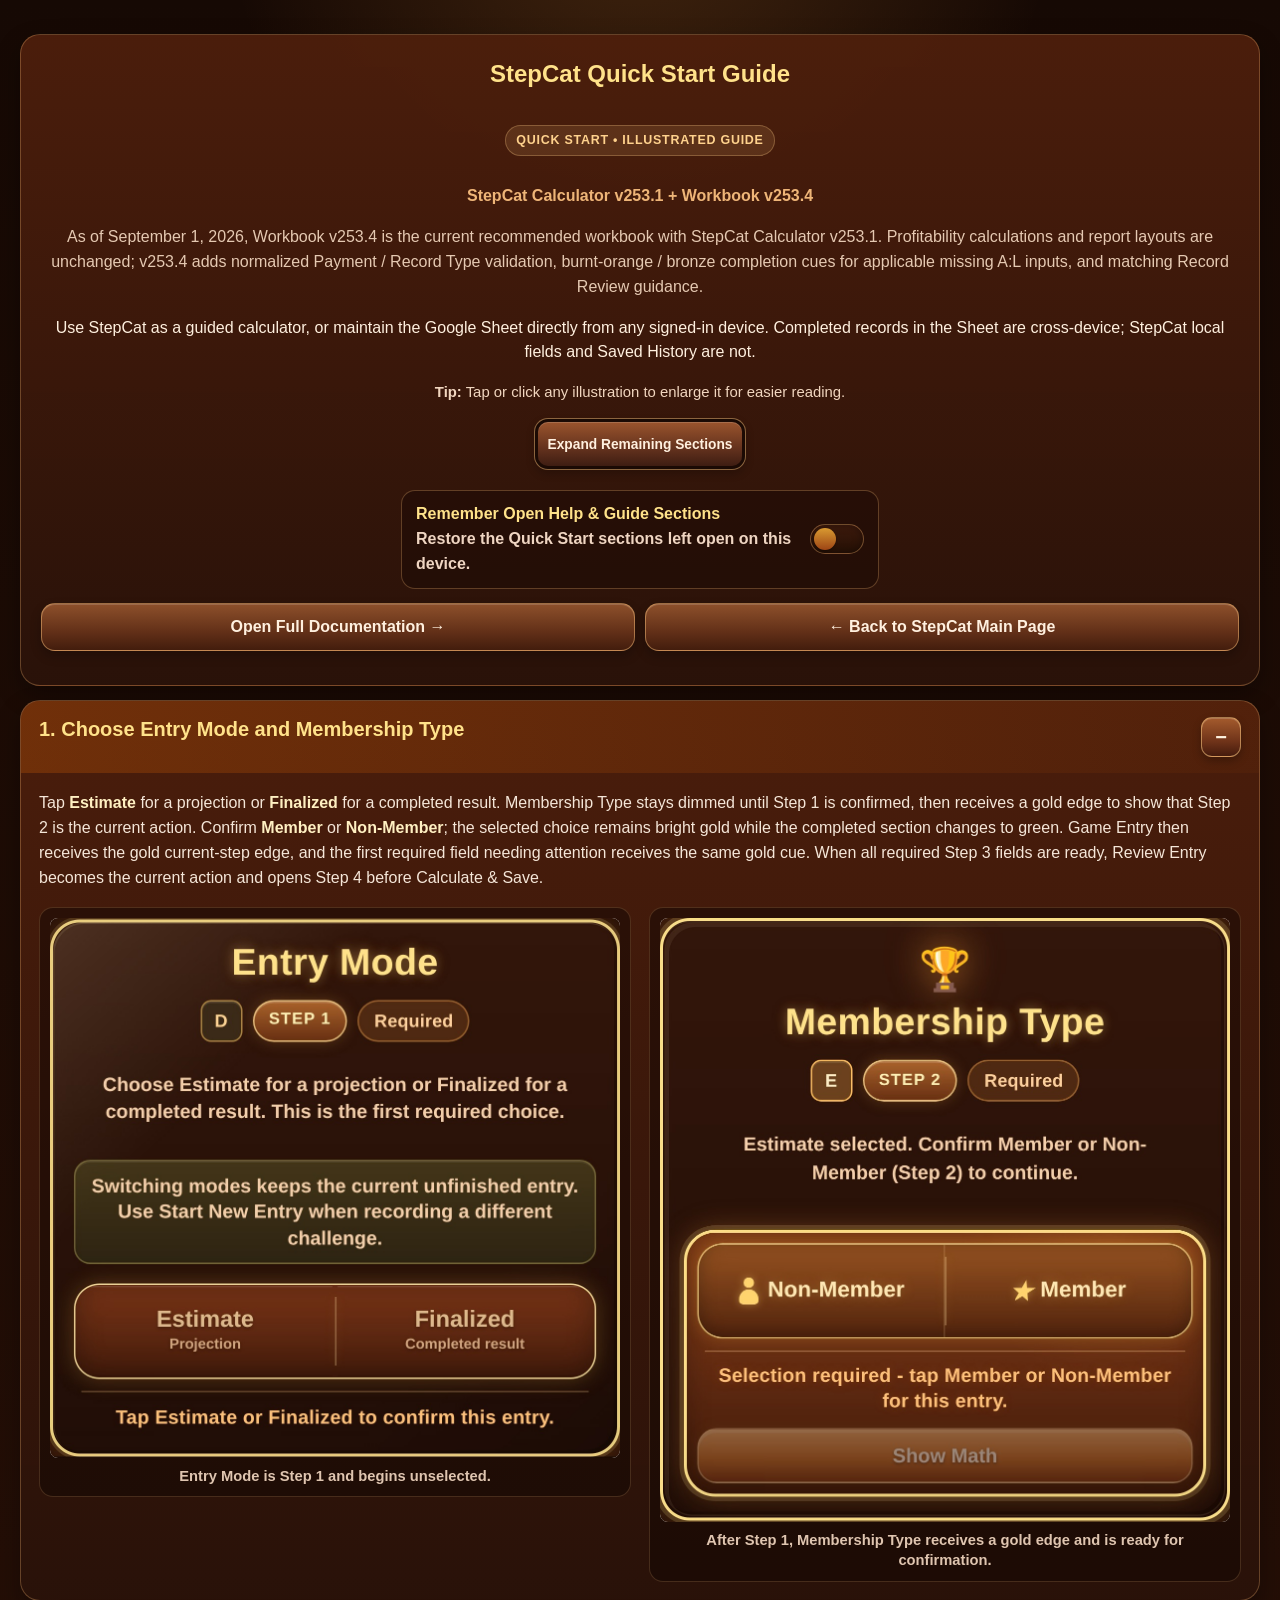
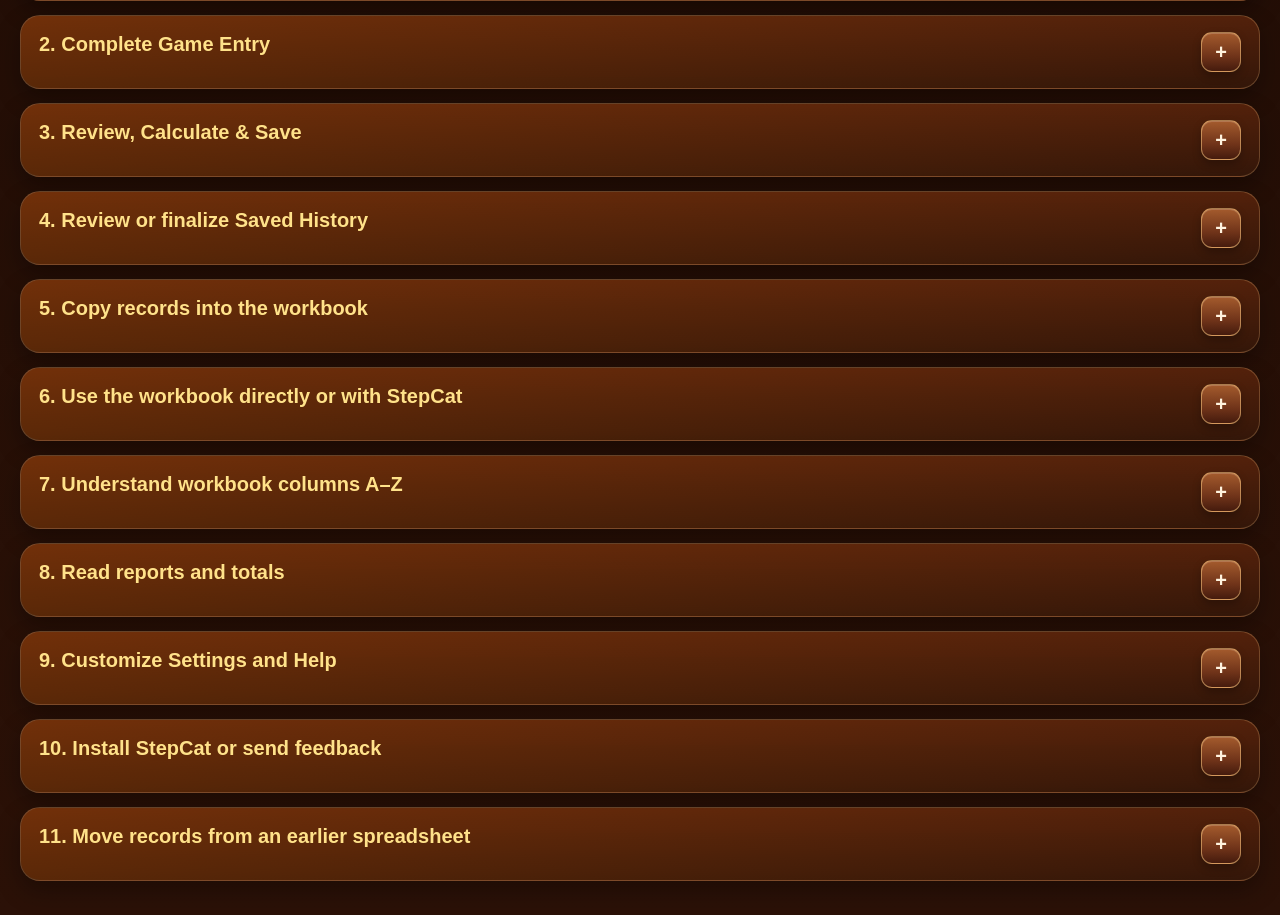
<file: quick-start-guide.html>
<!DOCTYPE html>

<html lang="en"><head><meta charset="utf-8"/><meta content="width=device-width,initial-scale=1" name="viewport"/><meta content="#1b0b05" name="theme-color"/><title>StepCat Quick Start Guide — Calculator v253.1 + Workbook v253.4</title><style>
:root{--bg:#160904;--panel:#2a1209;--panel2:#401b0b;--accent:#ff9d3c;--gold:#ffe28a;--text:#fff0df;--muted:#efd5c2;--line:rgba(255,190,120,.28);--blue:#173a61;--green:#1f6f45;--red:#7b241d}
*{box-sizing:border-box}html{scroll-behavior:smooth}body{margin:0;background:radial-gradient(circle at 50% -120px,rgba(255,157,60,.2),transparent 420px),linear-gradient(180deg,#160904,#2b1107);color:var(--text);font-family:Arial,sans-serif;line-height:1.55}.wrap{max-width:1000px;margin:auto;padding:20px}.hero,.card,.guide-section{background:linear-gradient(180deg,rgba(78,31,12,.94),rgba(42,18,9,.98));border:1px solid var(--line);border-radius:20px;margin:14px 0;box-shadow:0 10px 24px rgba(0,0,0,.3)}.hero,.card{padding:20px}.hero{text-align:center}.version{color:var(--accent);font-weight:900}.document-kind{display:inline-block;padding:5px 10px;border:1px solid rgba(255,205,135,.28);border-radius:999px;color:#ffd28d;background:rgba(255,205,135,.12);font-weight:900;text-transform:uppercase;letter-spacing:.06em;font-size:.78rem}h1,h2,h3{color:var(--gold);margin-top:0}h2{scroll-margin-top:12px}.note,.warning,.success{padding:12px 14px;border-radius:12px;margin:12px 0}.note{background:rgba(23,58,97,.72);border-left:4px solid #6fb4ff}.warning{background:rgba(123,36,29,.58);border-left:4px solid #ff8877}.success{background:rgba(31,111,69,.55);border-left:4px solid #6ed89d}.controls{display:flex;gap:10px;flex-wrap:wrap;margin:12px 0}.button,a.button{display:inline-block;border:0;border-radius:14px;padding:11px 16px;background:linear-gradient(180deg,#ffb04d,#c95b05);color:#211006;font-weight:900;text-decoration:none;cursor:pointer}.guide-section{overflow:hidden}.guide-section>summary{list-style:none;cursor:pointer;padding:16px 18px;color:var(--gold);font-weight:900;font-size:1.25rem;background:linear-gradient(90deg,rgba(201,91,5,.3),rgba(201,91,5,.06));display:flex;justify-content:space-between;gap:12px}.guide-section>summary::-webkit-details-marker{display:none}.guide-section>summary:after{content:'+';font-size:1.6rem}.guide-section[open]>summary:after{content:'−'}.section-body{padding:18px}.shots{display:grid;grid-template-columns:repeat(2,minmax(0,1fr));gap:18px;align-items:start}.shots.one{grid-template-columns:1fr}.figure{margin:0;text-align:center;background:rgba(15,6,3,.45);border:1px solid rgba(255,190,120,.18);border-radius:14px;padding:10px;break-inside:avoid}.figure img{display:block;max-width:100%;height:auto;max-height:760px;object-fit:contain;margin:auto;border-radius:8px;background:#fff}.figure.wide img{width:100%;max-height:none}.figure figcaption{margin-top:8px;color:var(--gold);font-weight:800}.toc{columns:2;column-gap:32px}.toc a{color:var(--gold)}.small{font-size:.92rem;color:var(--muted)}code{background:#140704;padding:2px 5px;border-radius:5px}table{width:100%;border-collapse:collapse;margin:12px 0}th,td{border:1px solid rgba(255,190,120,.25);padding:9px;vertical-align:top}th{background:#4a2110;color:var(--gold)}
@media(max-width:700px){.wrap{padding:12px}.hero,.card{padding:15px}.shots,.toc{grid-template-columns:1fr;columns:1}.section-body{padding:14px}.guide-section>summary{font-size:1.08rem}}
@media print{body{background:#fff;color:#211006}.wrap{max-width:none;padding:0}.hero,.card,.guide-section{background:#fff;color:#211006;border:0;box-shadow:none;border-radius:0}.guide-section{display:block;break-before:page}.guide-section>summary{background:#fff4e4;color:#9a4300}.guide-section:not([open])>.section-body{display:block}.figure{background:#fff;border-color:#bbb}.figure figcaption,h1,h2,h3{color:#9a4300}.button,.controls{display:none}.note,.warning,.success{color:#211006}.figure img{max-height:6.6in}}

.guide-progress-toggle{display:flex;align-items:center;justify-content:space-between;gap:12px;max-width:520px;margin:14px auto 0;padding:11px 14px;border:1px solid rgba(255,190,120,.28);border-radius:14px;background:rgba(30,12,6,.58);color:var(--muted);font-weight:800;text-align:left}.guide-progress-toggle input{position:absolute;opacity:0;pointer-events:none}.guide-progress-switch{position:relative;flex:0 0 54px;height:30px;border-radius:999px;background:#35180f;border:1px solid rgba(255,190,120,.32);box-shadow:inset 0 2px 5px rgba(0,0,0,.45)}.guide-progress-switch:after{content:"";position:absolute;top:3px;left:3px;width:22px;height:22px;border-radius:50%;background:linear-gradient(180deg,#ffe8a8,#df8a29);transition:left .18s ease}.guide-progress-toggle input:checked+.guide-progress-switch{background:#1f6f45}.guide-progress-toggle input:checked+.guide-progress-switch:after{left:27px}.guide-progress-label{flex:1}.guide-progress-label strong{display:block;color:var(--gold)}
</style><style id="stepcat-r50-guide-controls">.guide-control-groups{display:grid;gap:10px;margin:14px 0}.section-controls,.document-navigation{display:grid;grid-template-columns:repeat(2,minmax(0,1fr));gap:10px}.guide-control-groups .button{width:100%;color:#fff0df;text-align:center;box-shadow:inset 0 1px 0 rgba(255,255,255,.15),0 5px 11px rgba(0,0,0,.24)}.guide-control-groups .guide-action{background:linear-gradient(180deg,#b86631,#7b3c1d 60%,#54250f)}.guide-control-groups .nav-button{background:linear-gradient(180deg,#8d502b,#633018 60%,#431d0d);border:1px solid rgba(255,196,126,.48)}@media(max-width:560px){.section-controls,.document-navigation{grid-template-columns:1fr}}</style><style>.image-load-warning{padding:18px;margin:8px 0;border:1px solid #c05c36;border-radius:10px;background:#fff2e8;color:#64230e;font-weight:800;text-align:left}</style><style id="stepcat-r50-semantic-formatting">.note,.tip,.important,.warning,.success{padding:12px 14px;border-radius:12px;margin:12px 0;border-left:4px solid #6fb4ff;background:rgba(23,58,97,.72)}.tip,.important{border-left-color:#ffd66f;background:rgba(111,67,16,.48)}.warning{border-left-color:#ff8877;background:rgba(123,36,29,.58)}.success{border-left-color:#6ed89d;background:rgba(31,111,69,.55)}.note::before,.tip::before,.important::before,.warning::before,.success::before{display:block;margin:0 0 4px;font-size:10px;font-weight:900;letter-spacing:.08em;text-transform:uppercase}.note::before{content:"Information";color:#bdddff}.tip::before{content:"Tip";color:#ffe28a}.important::before{content:"Important";color:#ffe28a}.warning::before{content:"Warning";color:#ffb0a5}.success::before{content:"Success";color:#9ff0bc}.card>h2,.guide-section>summary{line-height:1.28}.section-body>p:first-child,.card>h2+p{margin-top:0}ul,ol{padding-left:1.4rem}li+li{margin-top:.35rem}</style><style id="stepcat-r50-guide-color-balance">.section-body{color:#f7e9dc}.section-body h3{color:#e9a66f;font-size:1.12rem;line-height:1.35;margin:22px 0 10px}.figure figcaption{color:#dfc5b0;font-weight:700;font-size:.92rem;line-height:1.4}.section-body p,.section-body li{color:#f5e6d8}.section-body strong{color:#fff0c2}.note strong,.tip strong,.important strong,.warning strong,.success strong{color:inherit}.release-date-note{color:#e5c9b2!important}.version{color:#eeb578!important}</style><style id="stepcat-r50-final-guide-control-polish">.section-controls{display:grid!important;grid-template-columns:1fr 1fr!important;gap:0!important;max-width:480px!important;margin:0 auto!important;padding:3px!important;border:1px solid rgba(255,196,126,.48)!important;border-radius:14px!important;background:rgba(29,12,6,.72)!important;box-shadow:inset 0 2px 5px rgba(0,0,0,.42),0 4px 9px rgba(0,0,0,.2)!important;overflow:hidden!important}.section-controls .guide-action{min-height:40px!important;padding:8px 10px!important;border-radius:10px!important;background:linear-gradient(180deg,rgb(154,84,45),rgb(98,49,29) 62%,rgb(62,29,18))!important;font-size:.86rem!important}.section-controls .guide-action+.guide-action{border-left:1px solid rgba(255,210,150,.34)!important}.guide-section>summary:after{display:grid!important;place-items:center!important;flex:0 0 38px!important;width:38px!important;height:38px!important;border:1px solid rgba(255,205,134,.54)!important;border-radius:11px!important;background:linear-gradient(180deg,rgb(164,91,45),rgb(111,51,25) 62%,rgb(69,27,13))!important;color:rgb(255,243,223)!important;font-size:20px!important;line-height:1!important;box-shadow:inset 0 1px 0 rgba(255,255,255,.17),0 4px 8px rgba(0,0,0,.26)!important}.note,.tip,.important,.warning,.success{border:3px solid!important;box-shadow:inset 0 1px 0 rgba(255,255,255,.08),inset 0 -1px 0 rgba(24,18,8,.40),0 4px 9px rgba(0,0,0,.22)!important}.note{border-color:rgb(111,180,255)!important}.tip,.important{border-color:rgb(255,214,111)!important}.warning{border-color:rgb(255,136,119)!important}.success{border-color:rgb(110,216,157)!important}@media(max-width:560px){.section-controls{grid-template-columns:1fr 1fr!important}.section-controls .guide-action{font-size:.78rem!important;padding:8px 6px!important}}</style><style id="stepcat-r50-mobile-document-containment">html,body{width:100%;max-width:100%;overflow-x:hidden}.wrap,.hero,.card,.guide-section,.section-body,.shots,.figure{min-width:0;max-width:100%}.figure img{width:auto!important;max-width:100%!important;height:auto!important}.button,.nav-button,summary,p,li,figcaption{overflow-wrap:anywhere}@media(max-width:560px){.wrap{width:100%;padding-left:10px!important;padding-right:10px!important}.figure{padding:8px!important}}</style><style id="stepcat-custom-note-labels">.note[data-note-label]::before{content:attr(data-note-label)!important}</style><style id="stepcat-image-viewer-styles">
.illustration-zoom-hint{margin:10px auto 2px;max-width:720px;color:#f1d6bf;font-size:.93rem}
.figure img{cursor:zoom-in}
.stepcat-image-viewer{position:fixed;inset:0;z-index:5000;display:none;align-items:center;justify-content:center;padding:max(14px,env(safe-area-inset-top)) 14px max(14px,env(safe-area-inset-bottom));background:rgba(8,3,1,.94);backdrop-filter:blur(3px)}
.stepcat-image-viewer.open{display:flex}
.stepcat-image-viewer-inner{position:relative;display:flex;flex-direction:column;align-items:center;justify-content:center;gap:10px;width:100%;height:100%;min-width:0}
.stepcat-image-viewer-image{display:block;max-width:96vw;max-height:84vh;width:auto;height:auto;object-fit:contain;border-radius:10px;background:#fff;box-shadow:0 12px 34px rgba(0,0,0,.55);touch-action:pinch-zoom}
.stepcat-image-viewer-caption{max-width:min(900px,94vw);margin:0;color:#ffe6c7;font-weight:800;text-align:center;line-height:1.35}
.stepcat-image-viewer-close{position:absolute;top:0;right:0;z-index:2;min-width:48px;min-height:48px;border:1px solid rgba(255,219,158,.6);border-radius:15px;background:linear-gradient(180deg,#f0aa64,#cf6f22 54%,#8a350c);color:#fff8ed;font-size:28px;font-weight:900;line-height:1;box-shadow:0 7px 15px rgba(0,0,0,.34);cursor:pointer}
@media(max-width:560px){.stepcat-image-viewer{padding:10px}.stepcat-image-viewer-image{max-width:98vw;max-height:80vh}.stepcat-image-viewer-close{top:2px;right:2px}}
@media print{.illustration-zoom-hint,.stepcat-image-viewer{display:none!important}.figure img{cursor:default}}
</style></head><body><main class="wrap"><section class="hero"><h1>StepCat Quick Start Guide</h1><p class="document-kind">Quick Start • Illustrated Guide</p><p class="version">StepCat Calculator v253.1 + Workbook v253.4</p><p class="release-date-note">As of September 1, 2026, Workbook v253.4 is the current recommended workbook with StepCat Calculator v253.1. Profitability calculations and report layouts are unchanged; v253.4 adds normalized Payment / Record Type validation, burnt-orange / bronze completion cues for applicable missing A:L inputs, and matching Record Review guidance.</p><p>Use StepCat as a guided calculator, or maintain the Google Sheet directly from any signed-in device. Completed records in the Sheet are cross-device; StepCat local fields and Saved History are not.</p><p class="illustration-zoom-hint"><strong>Tip:</strong> Tap or click any illustration to enlarge it for easier reading.</p><div class="guide-control-groups"><div aria-label="Guide section controls" class="section-controls"><button class="button guide-action" id="expandAll">Expand Sections</button><button class="button guide-action" id="collapseAll">Collapse Sections</button></div><div aria-label="Guide navigation" class="document-navigation"><a class="button nav-button" href="/standalone">Open Full Documentation →</a><a class="button nav-button" href="/" target="_top">← Back to StepCat Main Page</a></div></div><label class="guide-progress-toggle"><span class="guide-progress-label"><strong>Remember Open Help &amp; Guide Sections</strong><span>Restore the Quick Start sections left open on this device.</span></span><input id="rememberProgress" type="checkbox"/><span aria-hidden="true" class="guide-progress-switch"></span></label></section>
<details class="guide-section" id="quick-1" open=""><summary>1. Choose Entry Mode and Membership Type</summary><div class="section-body"><p>Tap <strong>Estimate</strong> for a projection or <strong>Finalized</strong> for a completed result. Membership Type stays dimmed until Step 1 is confirmed, then receives a gold edge to show that Step 2 is the current action. Confirm <strong>Member</strong> or <strong>Non-Member</strong>; the selected choice remains bright gold while the completed section changes to green. Game Entry then receives the gold current-step edge, and the first required field needing attention receives the same gold cue. When all required Step 3 fields are ready, Review Entry becomes the current action and opens Step 4 before Calculate &amp; Save.</p><div class="shots"><figure class="figure"><img alt="Entry Mode is Step 1 and begins unselected." src="./images/01-game-record-information.jpg?v=2534completion"/><figcaption>Entry Mode is Step 1 and begins unselected.</figcaption></figure><figure class="figure"><img alt="Membership Type is Step 2 and confirms Member or Non-Member." src="./images/02-membership-confirmation.jpg?v=2534completion"/><figcaption>After Step 1, Membership Type receives a gold edge and is ready for confirmation.</figcaption></figure></div></div></details><details class="guide-section" id="quick-2"><summary>2. Complete Game Entry</summary><div class="section-body"><p>Step 3 keeps the familiar labeled inputs while reducing phone scrolling. Type only the values shown on the game platform; no field names, tab characters, or specially formatted text are required. Amount fields such as Gross Pot, Entry Fee, and Final Earned accept no more than two digits after the decimal; extra fractional digits and additional decimal points are not retained.</p><ul><li><strong>Game Details:</strong> Game Name, Start Date, End Date, Payment / Record Type, Notes, and Copied Date Format.</li><li><strong>Calculation Information:</strong> Gross Pot, Entry Fee, Eligible Players, and Total Players.</li><li><strong>Final Result:</strong> Final Earned / Chips and Disqualified status for Finalized entries. Estimates require no final amount.</li></ul><p class="note" data-note-label="Guided Entry">Use <strong>Continue</strong> to move to the next Step 3 section and <strong>Back</strong> to return to the previous one. Your entered values remain in place as you move between sections. Choose <strong>Show All Fields</strong> whenever you want all Step 3 fields visible together.</p><div class="shots"><figure class="figure"><img alt="Game Details for the real $100 Step Battle example." src="./images/03-filled-record-details.jpg?v=2534finaldocs"/><figcaption>Game Details for the $100 Step Battle example. Continue moves forward without clearing entered values.</figcaption></figure><figure class="figure"><img alt="Calculation Information for the same $100 Step Battle example." src="./images/04-calculation-information.jpg?v=2534finaldocs"/><figcaption>Calculation Information for the same finalized example: 50,700 pot, $100 fee, 460 eligible players, and 507 total players.</figcaption></figure></div><h3>Finalized entries: complete Final Result</h3><p>In Finalized mode, the disqualification control appears immediately before Final Earned / Chips. The status reads <strong>Disqualified: No</strong> for a normal result and <strong>Disqualified: Yes</strong> when selected; before Finalized mode is ready, the control remains unavailable. Turning it on sets Final Earned to 0.00 and locks the field until switched off.</p><p class="note" data-note-label="Disqualified">Leave <strong>Disqualified</strong> OFF for a normal result. Turn it ON only when the entry was actually disqualified. While ON, Final Earned is locked at 0.00; turning it OFF restores the value that was there before.</p><div class="shots"><figure class="figure"><img alt="Final Result before Final Earned is entered, with Disqualified set to No." src="./images/05-final-earned-requirement.jpg?v=2534finaldocs"/><figcaption>Final Result before Final Earned is entered. Disqualified: No is the normal default.</figcaption></figure><figure class="figure"><img alt="Final Result with $110.22 entered for the $100 Step Battle." src="./images/07-final-earned-entered.jpg?v=2534finaldocs"/><figcaption>$110.22 Final Earned entered for the normal, non-disqualified $100 Step Battle result.</figcaption></figure></div></div></details><details class="guide-section" id="quick-3"><summary>3. Review, Calculate &amp; Save</summary><div class="section-body"><p>When the required Step 3 values are ready, choose <strong>Review Entry</strong>. In Guided Sections, Step 3 collapses and dims as a completed group so Step 4 becomes the clear visual focus. Step 4 presents Entry Mode, Membership Type, Game Details, Calculation Information, Final Result together, including Notes and Copied Date Format before anything is saved. Opening the review does not automatically focus a field or open the mobile keyboard.</p><p>Choose <strong>Edit</strong> beside any review group to return to the exact Step 3 subsection. Choose <strong>Continue Editing</strong> to close the review without saving and return to Game Entry; the selected Step 3 subsection brightens and reopens.</p><p class="note" data-note-label="Before You Save">Opening <strong>Review Entry</strong> does not save anything. A Saved History record is created only after you choose <strong>Calculate &amp; Save</strong>.</p><h3>Calculate, save, or begin a new entry</h3><p>After reviewing Step 4, choose <strong>Calculate &amp; Save</strong> to validate the entry and store one result. A successful save keeps the completed fields visible for review during the current session while removing them from unfinished-draft recovery. Use <strong>View Saved Result</strong> to open the newest history card, <strong>Undo Last Save</strong> to remove that newest record, or <strong>Start New Entry</strong> when you are ready to reset the form.</p><p>Use <strong>Clear Game Entry</strong> at the bottom of Step 3 when needed. <strong>Restore Cleared Fields</strong> appears in the same location after clearing.</p><div class="shots one"><figure class="figure"><img alt="Step 4 review of the completed $100 Step Battle entry." src="./images/08-calculate-and-save.jpg?v=2534finaldocs"/><figcaption>Step 4 Review shows all completed values together before Calculate &amp; Save creates the Saved History record.</figcaption></figure></div></div></details><details class="guide-section" id="quick-4"><summary>4. Review or finalize Saved History</summary><div class="section-body"><p>Estimate cards show projected earnings while Accounting Result and ROI remain N/A. Each record receives a permanent non-editable <strong>SC-####</strong> Record ID. History cards use green for Profit, amber for Draw, red for Loss or Disqualification, blue for Estimate, and teal for Free Game results. The Result Color Guide beside Saved History writes out the same key, and every card also names its result. Tap <strong>Finalize This Estimate</strong> when the game ends; StepCat updates that same record and keeps its ID and history position.</p><div class="shots"><figure class="figure"><img alt="Current Step Marathon Estimate card with projection and Finalize This Estimate." src="./images/09-newest-saved-result.jpg?v=2531finaluxdocs"/><figcaption>Current Saved History Estimate example (SC-0004) with Finalize This Estimate.</figcaption></figure><figure class="figure"><img alt="Finalized Saved History card for the $100 Step Battle." src="./images/10-saved-history-card.jpg?v=2534finaldocs"/><figcaption>Finalized $100 Step Battle card: $110.22 Final Earned, $10.22 Profit, and 10.2% ROI.</figcaption></figure></div></div></details><details class="guide-section" id="quick-5"><summary>5. Copy records into the workbook</summary><div class="section-body"><p><strong>The calculator is optional.</strong> The Google Sheet can be maintained directly on a phone, tablet, or computer. Enter or paste A–M, leave N–Z untouched, and the workbook calculates its own results and reports.</p><p class="note" data-note-label="Switching Devices">Only records already added to your Google Sheet are available on another device. Saved History, settings, and unfinished entries remain on the device where they were created.</p><p>Tap <strong>Copy This Sheet Row</strong>, open Game Records, select the first empty cell in column A, and paste. Copy All Sheet Rows transfers all saved A–M records without a header row because row 4 already contains workbook headers.</p><div class="shots"><figure class="figure"><img alt="Copy This Sheet Row and Finalize This Estimate actions." src="./images/11-copy-sheet-row.jpg?v=2530r16"/><figcaption>Copy This Sheet Row and Finalize This Estimate actions.</figcaption></figure><figure class="figure"><img alt="Copy confirmation and Saved History context." src="./images/12-sheet-row-copied.jpg?v=2530r16"/><figcaption>Copy confirmation and Saved History context.</figcaption></figure><figure class="figure"><img alt="Saved History copy guidance followed by Restore History and Clear History maintenance controls." src="./images/33-saved-history-actions.jpg?v=2530r16"/><figcaption>Copy All Sheet Rows remains primary; Restore History and Clear History follow the copy guidance.</figcaption></figure></div><p class="warning"><strong>Paste in A–M only.</strong> Never overwrite formula columns N–Z.</p></div></details><details class="guide-section" id="quick-6"><summary>6. Use the workbook directly or with StepCat</summary><div class="section-body"><p><strong>Use one Google Sheets copy:</strong> open Workbook v253.4 from Help &amp; Resources, make your own editable copy if desired, then open that same Sheet from any device signed into the same Google account. Workbook v253.4 is self-contained and can be used with or without StepCat.</p><p>The workbook uses the app palette while preserving spreadsheet cues: pale gold/cream for ordinary user input, burnt orange / bronze for applicable required A:L inputs that are still missing after a record has been started, and pale blue for protected calculated columns N:Z. In N:Z, result meaning is carried by the number/text color: green for Profit, dark/black for Draw or zero, and red for Loss, including a paid disqualification. Estimate timing/status cells in C and D keep their separate status colors.</p><div class="shots"><figure class="figure wide"><img alt="Workbook v253.4 upper Instructions section showing the bronze missing-input cue and calculated/result color key." src="./images/13-workbook-instructions.jpg?v=2534bronze"/><figcaption>Workbook v253.4 upper Instructions section showing the bronze missing-input cue, calculated/result color key, Membership Fee wording, and workbook safeguards.</figcaption></figure><figure class="figure wide"><img alt="Workbook v253.4 lower Instructions section showing the September 1 release note and calculation definitions." src="./images/13-workbook-instructions-lower.jpg?v=2534bronze"/><figcaption>Workbook v253.4 lower Instructions section showing the September 1 release note, calculation definitions, compatibility notes, and protected-formula safeguards.</figcaption></figure></div></div></details><details class="guide-section" id="quick-7"><summary>7. Understand workbook columns A–Z</summary><div class="section-body"><p>Enter or paste records in <strong>A–M</strong>. Protected formulas calculate <strong>N–Z</strong> automatically. The workbook has 500 active record positions, normally rows 5–504. On mobile, you may insert a whole worksheet row where a record belongs and enter or paste A–M; the red boundary moves down temporarily. Afterward, delete the same number of unused blank rows immediately above the boundary so it returns to row 505. Never delete the red boundary itself. This direct-entry workflow is the workbook's normal independent operating mode; StepCat simply prepares the same A–M inputs for you. For special rows, use <strong>Free Game / Chips</strong> or <strong>Membership Fee</strong> in Payment / Record Type.</p><div class="shots"><figure class="figure wide"><img alt="Workbook v253.4 Game Records input columns A-M." src="./images/14-game-records-top.jpg?v=2534finaldocs"/><figcaption>Game Records A-M input area with rows 1-4 visible.</figcaption></figure><figure class="figure wide"><img alt="Workbook v253.4 protected formula columns N-Z." src="./images/16-formula-columns.jpg?v=2534finaldocs"/><figcaption>Protected formula columns N-Z. Do not edit or paste into these columns.</figcaption></figure><figure class="figure wide"><img alt="Workbook v253.4 Record Review and status totals." src="./images/17-record-review-totals.jpg?v=2534finaldocs"/><figcaption>Record Review v253.4 with result totals plus blue In Progress, amber Ready to Finalize, and red Estimate Date Issues status rows.</figcaption></figure></div></div></details><details class="guide-section" id="quick-8"><summary>8. Read reports and totals</summary><div class="section-body"><p>Summary gives exact Profit, Draw, and Disqualified counts, excludes Membership Fee rows from Games by Result, and tracks membership fees separately. Game Comparisons separates completed paid games from Estimates, Free Games, and Membership Fee rows. Best Results now shows meaningful high/low and record extremes for profit, positive ROI, elimination rate, challenge length, player fields, Gross Pot, and Free Game chips; genuine 0% elimination rates are eligible.</p><div class="shots"><figure class="figure wide"><img alt="Workbook v253.4 Summary dashboard." src="./images/20-summary.jpg?v=2534finaldocs"/><figcaption>Summary v253.4 with paid-game counts, Membership Fees, Actual Running Net Profit, and Free Game chips kept separate.</figcaption></figure><figure class="figure wide"><img alt="Workbook v253.4 Running Tally." src="./images/21-summary-tally.jpg?v=2534finaldocs"/><figcaption>Running Tally with exact counts and shares.</figcaption></figure><figure class="figure wide"><img alt="Workbook v253.4 Game Comparisons." src="./images/22-game-comparisons.jpg?v=2534finaldocs"/><figcaption>Game Comparisons v253.4 with paid-game performance and a separate Free Game Chip Performance section.</figcaption></figure><figure class="figure wide"><img alt="Workbook v253.4 Best Results live reference table." src="./images/23-best-results.jpg?v=2534finaldocs"/><figcaption>Best Results v253.4 live reference table.</figcaption></figure></div></div></details><details class="guide-section" id="quick-9"><summary>9. Customize Settings and Help</summary><div class="section-body"><p>Each Quick Explanation header includes a short helper line, followed by Expand All and Collapse All controls. Settings changes save automatically. Restore Defaults replaces saved preferences with StepCat’s original settings, including Haptic Feedback set to Low. It does not delete Saved History, current entry information, or spreadsheet records. Section Display, Starting State, Entry Preferences, Help &amp; Guides, Haptic Feedback, and Help &amp; Feedback are grouped separately. Every setting that needs explanation includes an information button. Informational popups use one large Close button. Default-open settings apply when StepCat starts or refreshes without overriding a drawer the user manually opened or collapsed during the current session. Help also explains that StepCat data is device-local and that the Google Sheet is the cross-device record.</p><div class="shots"><figure class="figure"><img alt="Settings Page Sections and Starting State." src="./images/24-settings-page-sections.jpg?v=2534completion"/><figcaption>Page Sections &amp; Starting State controls.</figcaption></figure><figure class="figure"><img alt="Settings Entry Preferences and safeguards." src="./images/24-settings-panel.jpg?v=2534completion"/><figcaption>Entry Preferences includes Remember Game Entry Layout.</figcaption></figure><figure class="figure"><img alt="Settings Help and Guides, Haptic Feedback, and Restore Defaults." src="./images/24-settings-lower.jpg?v=2534completion"/><figcaption>Help &amp; Guides, Haptic Feedback, and Restore Defaults.</figcaption></figure><figure class="figure"><img alt="Quick Explanations overview." src="./images/25-help-main.jpg?v=2534completion"/><figcaption>Quick Explanations overview.</figcaption></figure><figure class="figure"><img alt="Previous v253.3 Help and Resources - Guides &amp; Workbook layout example." src="./images/26-help-guides-downloads.jpg?v=2534historical"/><figcaption>Previous v253.3 Guides &amp; Workbook layout example. The current v253.4 link and download wording is reproduced in this guide rather than altering the historical screenshot.</figcaption></figure></div></div></details><details class="guide-section" id="quick-10"><summary>10. Install StepCat or send feedback</summary><div class="section-body"><p>Write Feedback is available in the main-page footer, Settings, and Help. The Install StepCat prompt reports whether installation is available. <strong>Don’t Show Again</strong> hides that prompt on the current browser/device, and <strong>Show Installation Prompt</strong> in Settings restores it. Tap the information button for Add to Home Screen and shortcut alternatives. Installed-app mode keeps the prompt hidden. Feedback prepares a message for your email app.</p><div class="shots"><figure class="figure"><img alt="State-aware Install StepCat card with contextual information." src="./images/28-install-stepcat-card.jpg?v=2530r16"/><figcaption>State-aware Install StepCat card with contextual information.</figcaption></figure><figure class="figure"><img alt="Compact Install information dialog with one large Close control." src="./images/34-install-information-dialog.jpg?v=2530r16"/><figcaption>Close the compact Install information dialog to remain on the main page.</figcaption></figure><figure class="figure"><img alt="Android Chrome installation or shortcut menu." src="./images/29-android-chrome-install-menu.jpg?v=2530r16"/><figcaption>Android Chrome installation or shortcut menu.</figcaption></figure><figure class="figure"><img alt="Android installation confirmation." src="./images/31-android-install-dialog.jpg?v=2530r16"/><figcaption>Android installation confirmation.</figcaption></figure><figure class="figure"><img alt="StepCat installed on an Android home screen." src="./images/32-stepcat-home-screen-icon.jpg?v=2530r16"/><figcaption>StepCat installed on an Android home screen.</figcaption></figure><figure class="figure"><img alt="Feedback dialog." src="./images/18-feedback-dialog.jpg?v=2530r16"/><figcaption>Feedback dialog.</figcaption></figure><figure class="figure"><img alt="Prepared feedback email." src="./images/19-feedback-email-prepared.jpg?v=2530r16"/><figcaption>Prepared feedback email.</figcaption></figure></div></div></details><details class="guide-section" id="quick-11"><summary>11. Move records from an earlier spreadsheet</summary><div class="section-body"><p>Copy from <strong>A5 through your last actual record row</strong> and paste into <strong>A5</strong> of Workbook v253.4. For example, if row 198 is your last record, copy <strong>A5:M198</strong>. You do not need to copy unused yellow rows down to the red boundary. Include any blank rows that occur between existing records so their order is preserved. Existing records do not need to be retyped.</p><p><strong>Computer:</strong> use Paste special → Values only. <strong>Phone or tablet:</strong> regular Paste is acceptable when only A–M are copied. Minor appearance differences can be corrected later.</p><p class="warning">Do not copy N–Z, headers, entire rows, entire sheets, reports, or charts.</p><p class="note" data-note-label="Current Update"><strong>Workbook v253.4:</strong> the What’s New card at the top of StepCat summarizes the September 1 completion-cue and validation update. The current details are reproduced in this guide, so no representational screenshot is substituted for the live card.</p><div class="shots one"><figure class="figure"><img alt="Previous v253.3 Move Existing Records dialog layout example." src="./images/35-move-existing-records.jpg?v=2534historical"/><figcaption>Previous v253.3 Move Existing Records dialog layout example. Current v253.4 migration guidance is reproduced in the surrounding text rather than altering the historical screenshot.</figcaption></figure></div><h3>Release Note</h3><p><strong>As of September 1, 2026, Workbook v253.4 is recommended with StepCat Calculator v253.1.</strong> It retains the August 11 row/formula safeguards and adds the documented mobile boundary workflow, shorter special record labels, alignment refinements, and expanded Best Results reporting. <strong>Earlier corrected workbooks can continue to perform the core calculations, so migration is not mandatory solely because Workbook v253.4 exists.</strong></p><p>If your workbook predates the August 11 corrections, shows formula/reference problems, or you want the current v253.4 validation and completion-cue presentation, open Workbook v253.4 and transfer A5:M only through the last actual record row. Unused yellow rows down to the red boundary do not need to be copied. No Carryover is needed merely to update; use Carryover only when all 500 active record positions are actually filled.</p><p><strong>Cross-device note:</strong> the workbook may be maintained directly through Google Sheets. StepCat itself does not synchronize Saved History or unfinished fields between devices.</p></div></details></main><script id="stepcat-guide-image-check">(function(){function mark(img){img.style.display="none";var box=document.createElement("div");box.className="image-load-warning";box.textContent="Illustration could not be loaded. Re-upload the complete images folder beside index.html, then refresh this guide.";img.parentNode.insertBefore(box,img.nextSibling);}document.querySelectorAll("img").forEach(function(img){img.addEventListener("error",function(){mark(img);},{once:true});});})();</script><script>(function(){
  const details=[...document.querySelectorAll('.guide-section')];
  const remember=document.getElementById('rememberProgress');
  const progressKey='stepcat_quick_guide_progress_v253';
  const settingsKey='stepcat_clean_settings';
  function readSettings(){try{return Object.assign({},JSON.parse(localStorage.getItem(settingsKey)||'{}'));}catch(e){return {};}}
  function rememberEnabled(){return readSettings().rememberGuideProgress===true;}
  function saveSetting(enabled){const settings=readSettings();settings.rememberGuideProgress=!!enabled;try{localStorage.setItem(settingsKey,JSON.stringify(settings));}catch(e){}}
  function saveOpenSections(){try{if(rememberEnabled())localStorage.setItem(progressKey,JSON.stringify(details.filter(d=>d.open).map(d=>d.id)));else localStorage.removeItem(progressKey);}catch(e){}}
  try{remember.checked=rememberEnabled();if(remember.checked){const ids=JSON.parse(localStorage.getItem(progressKey)||'[]');details.forEach(d=>d.open=ids.includes(d.id));}}catch(e){}
  const toggleAll=document.getElementById('expandAll');
  const oldCollapse=document.getElementById('collapseAll');
  if(oldCollapse)oldCollapse.remove();
  toggleAll.id='toggleAllSections';
  const controls=toggleAll.closest('.section-controls');if(controls)controls.style.setProperty('grid-template-columns','1fr','important');
  const group=toggleAll.closest('.guide-control-groups'),nav=group&&group.querySelector('.document-navigation'),rememberLabel=remember.closest('.guide-progress-toggle');
  if(group&&nav&&rememberLabel)group.insertBefore(rememberLabel,nav);
  if(nav){const back=[...nav.querySelectorAll('a')].find(a=>a.getAttribute('href')==='./index.html');if(back)nav.insertBefore(back,nav.firstElementChild);}
  function syncToggle(){const openCount=details.filter(d=>d.open).length;const allOpen=openCount===details.length;toggleAll.textContent=allOpen?'Collapse All Sections':(openCount?'Expand Remaining Sections':'Expand All Sections');toggleAll.setAttribute('aria-pressed',allOpen?'true':'false');}
  details.forEach(d=>d.addEventListener('toggle',()=>{saveOpenSections();syncToggle();}));
  remember.addEventListener('change',()=>{saveSetting(remember.checked);saveOpenSections();});
  toggleAll.onclick=()=>{const allOpen=details.every(d=>d.open);details.forEach(d=>d.open=!allOpen);saveOpenSections();syncToggle();};
  if(location.hash){const t=document.querySelector(location.hash);if(t&&t.tagName==='DETAILS')t.open=true;}
  syncToggle();
})();</script>
<script id="stepcat-offline-installation-guide-note">
document.addEventListener("DOMContentLoaded",function(){
  const section=document.querySelector("#quick-10 .section-body");
  if(!section||section.querySelector(".offline-installation-note"))return;
  const note=document.createElement("p");
  note.className="note offline-installation-note";
  note.setAttribute("data-note-label","Offline Use");
  note.innerHTML="After StepCat has loaded while connected, the calculator, Saved History, Settings, Help, and cached guides can remain available offline. Internet is still required for Google Sheets, downloads, feedback email, external links, installation, and updates. Saved History remains device-local, so add completed records to the Google Sheet for durable cross-device storage.";
  section.append(note);
});
</script>
<style id="stepcat-r52-guide-controls">.section-preferences{display:grid;gap:8px}.section-controls{grid-template-columns:1fr!important;max-width:520px!important}.section-controls .guide-action{min-height:44px!important;font-size:.86rem!important}.document-navigation{margin-top:4px}.guide-progress-toggle{max-width:520px;margin:10px auto 0}.guide-progress-switch{background:linear-gradient(180deg,#3d1a0c,#251005)!important;border-color:rgba(255,190,120,.34)!important;box-shadow:inset 0 0 8px rgba(0,0,0,.35)!important}.guide-progress-switch:after{background:linear-gradient(180deg,#d99a31,#9d4515)!important;box-shadow:0 1px 2px rgba(0,0,0,.34)!important;transition:transform .18s ease,background .18s ease,box-shadow .18s ease!important}.guide-progress-toggle input:checked+.guide-progress-switch{background:linear-gradient(180deg,#7a3510,#4d1c08)!important;border-color:rgba(255,212,111,.78)!important;box-shadow:0 0 12px rgba(255,157,60,.30),inset 0 0 8px rgba(0,0,0,.24)!important}.guide-progress-toggle input:checked+.guide-progress-switch:after{left:3px!important;transform:translateX(24px);background:linear-gradient(180deg,#ffe28a,#d86f15)!important;box-shadow:0 0 9px rgba(255,212,111,.55),0 1px 2px rgba(0,0,0,.34)!important}@media(max-width:560px){.section-controls{grid-template-columns:1fr!important}.section-controls .guide-action{font-size:.82rem!important;padding:9px 8px!important}}</style><div aria-hidden="true" class="stepcat-image-viewer" id="stepcatImageViewer"><div aria-label="Enlarged guide illustration" aria-modal="true" class="stepcat-image-viewer-inner" role="dialog"><button aria-label="Close enlarged illustration" class="stepcat-image-viewer-close" id="stepcatImageViewerClose" type="button">×</button><img alt="" class="stepcat-image-viewer-image" id="stepcatImageViewerImage"/><p class="stepcat-image-viewer-caption" id="stepcatImageViewerCaption"></p></div></div>
<script id="stepcat-image-viewer-script">(function(){
  const viewer=document.getElementById('stepcatImageViewer');
  const image=document.getElementById('stepcatImageViewerImage');
  const caption=document.getElementById('stepcatImageViewerCaption');
  const closeBtn=document.getElementById('stepcatImageViewerClose');
  if(!viewer||!image||!caption||!closeBtn)return;
  let openedByPush=false;
  function closeViewer(fromHistory){
    viewer.classList.remove('open');viewer.setAttribute('aria-hidden','true');
    document.body.style.overflow='';image.removeAttribute('src');caption.textContent='';
    if(!fromHistory&&openedByPush&&history.state&&history.state.stepcatImageViewer){history.back();}
    openedByPush=false;
  }
  function openViewer(source){
    const fig=source.closest('figure');const cap=fig&&fig.querySelector('figcaption');
    image.src=source.currentSrc||source.src;image.alt=source.alt||'Enlarged guide illustration';
    caption.textContent=cap?cap.textContent.trim():(source.alt||'Guide illustration');
    viewer.classList.add('open');viewer.setAttribute('aria-hidden','false');document.body.style.overflow='hidden';closeBtn.focus({preventScroll:true});
    try{history.pushState({stepcatImageViewer:true},'',location.href.split('#')[0]+'#image-viewer');openedByPush=true;}catch(e){openedByPush=false;}
  }
  document.querySelectorAll('.figure img').forEach(img=>{img.setAttribute('tabindex','0');img.setAttribute('role','button');img.setAttribute('aria-label',(img.alt||'Guide illustration')+'. Tap or press Enter to enlarge.');img.addEventListener('click',()=>openViewer(img));img.addEventListener('keydown',e=>{if(e.key==='Enter'||e.key===' '){e.preventDefault();openViewer(img);}});});
  closeBtn.addEventListener('click',()=>closeViewer(false));
  viewer.addEventListener('click',e=>{if(e.target===viewer)closeViewer(false);});
  document.addEventListener('keydown',e=>{if(e.key==='Escape'&&viewer.classList.contains('open')){e.preventDefault();closeViewer(false);}});
  window.addEventListener('popstate',()=>{if(viewer.classList.contains('open'))closeViewer(true);});
})();</script></body></html><!-- Workbook v253.4 is current; transfer older Game Records A:M using Paste special > Values only on a computer. -->
</file>
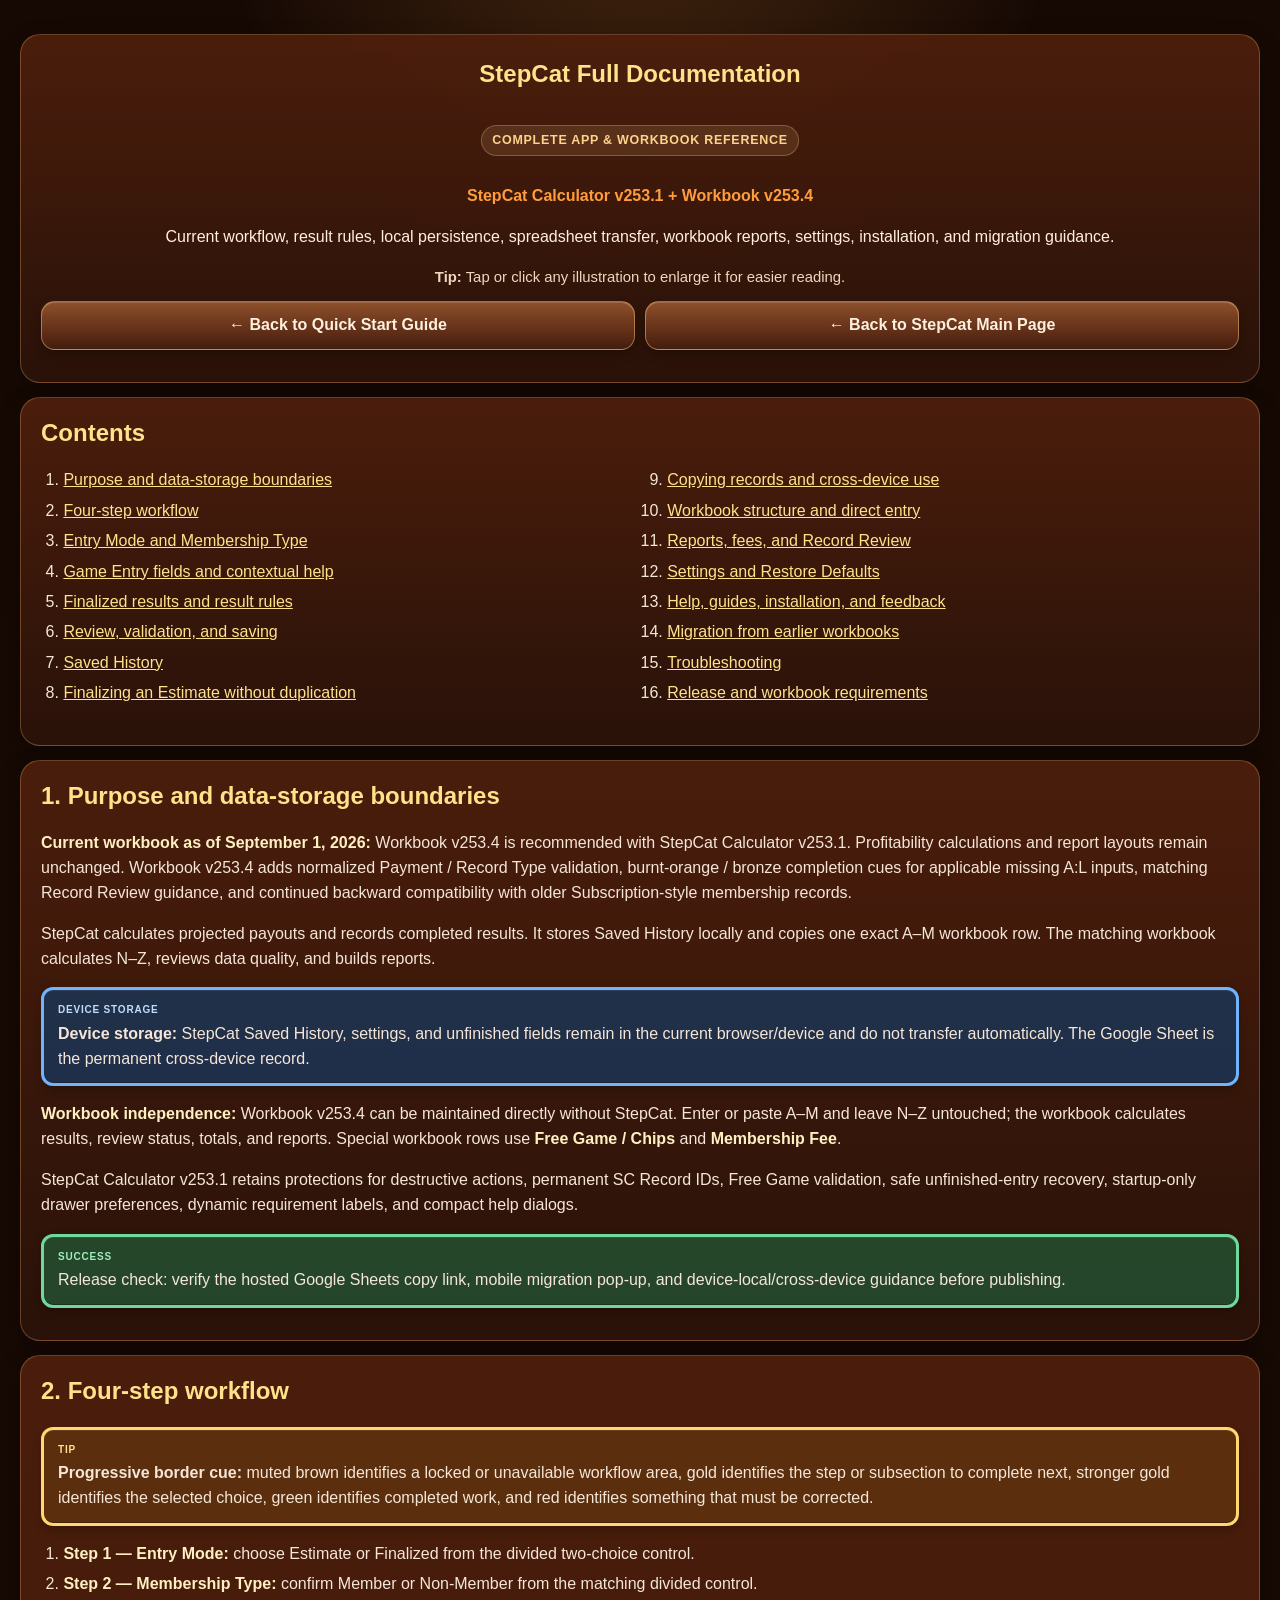
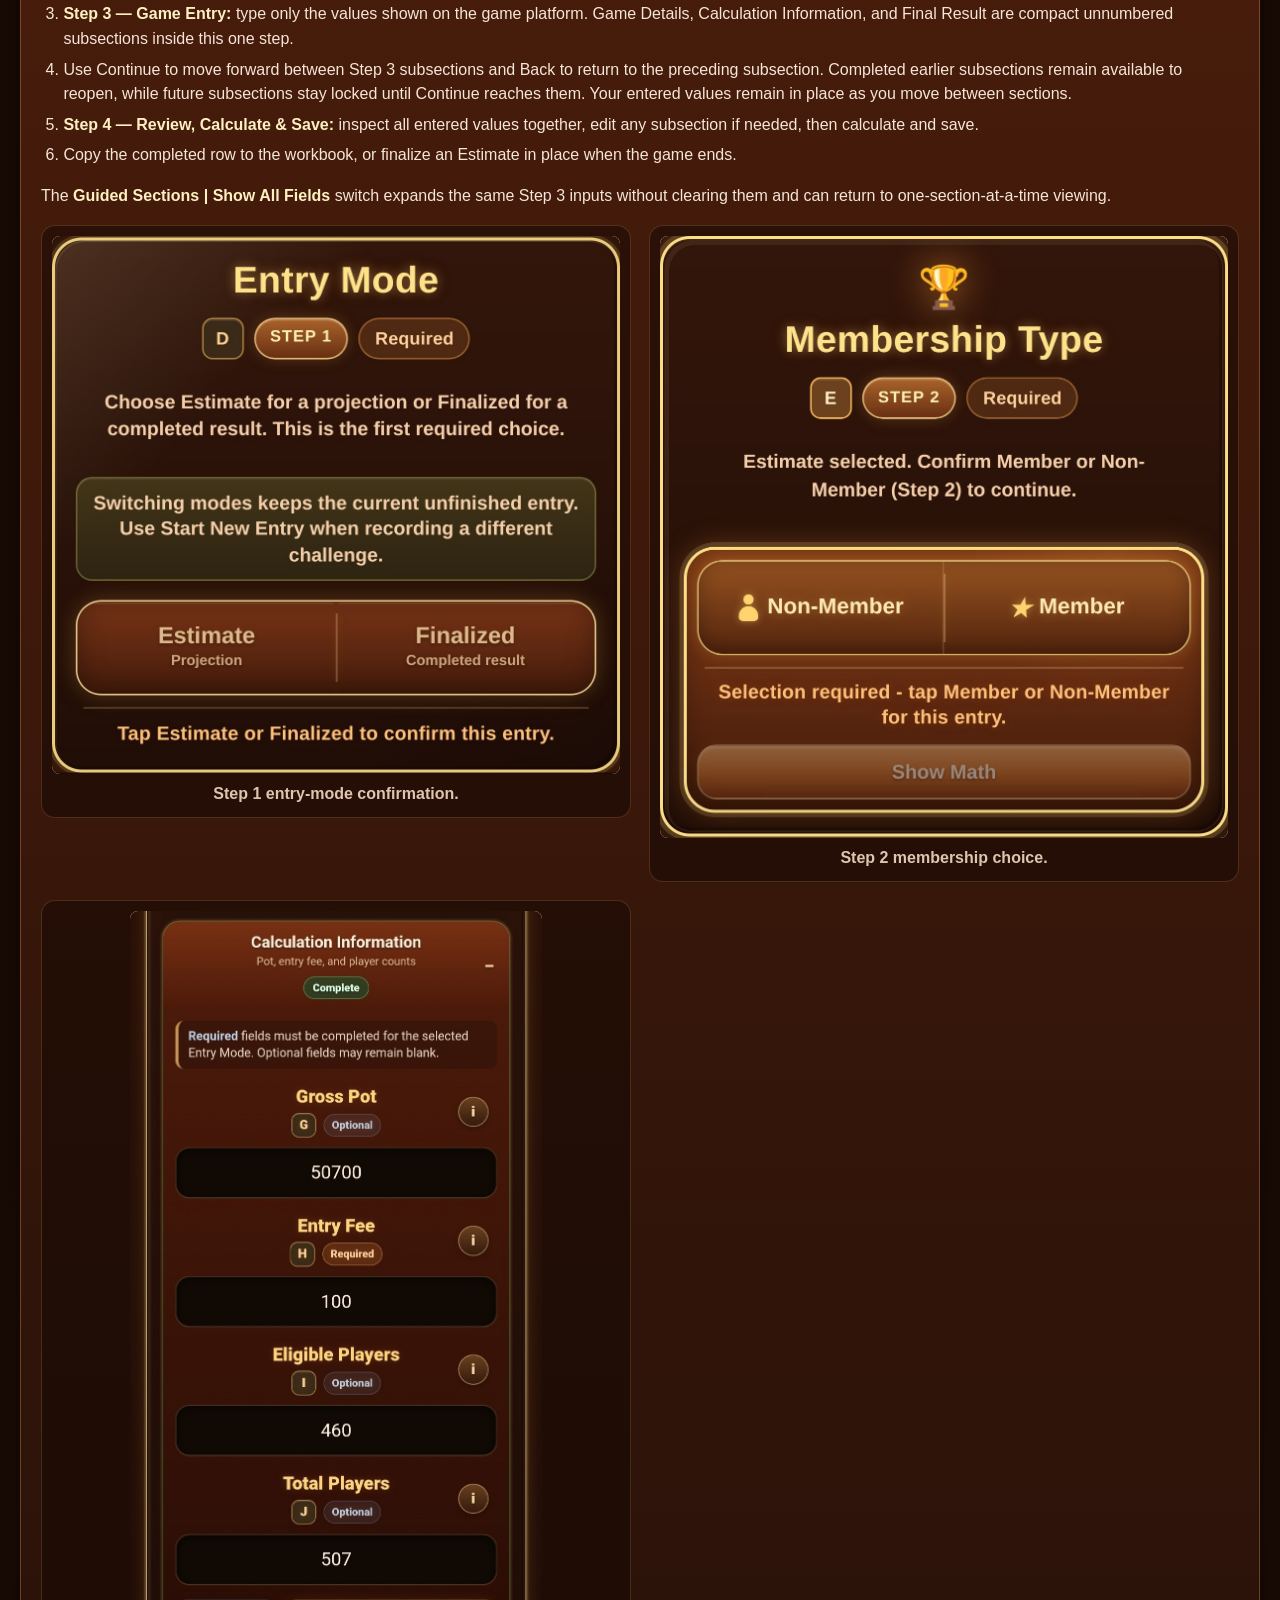
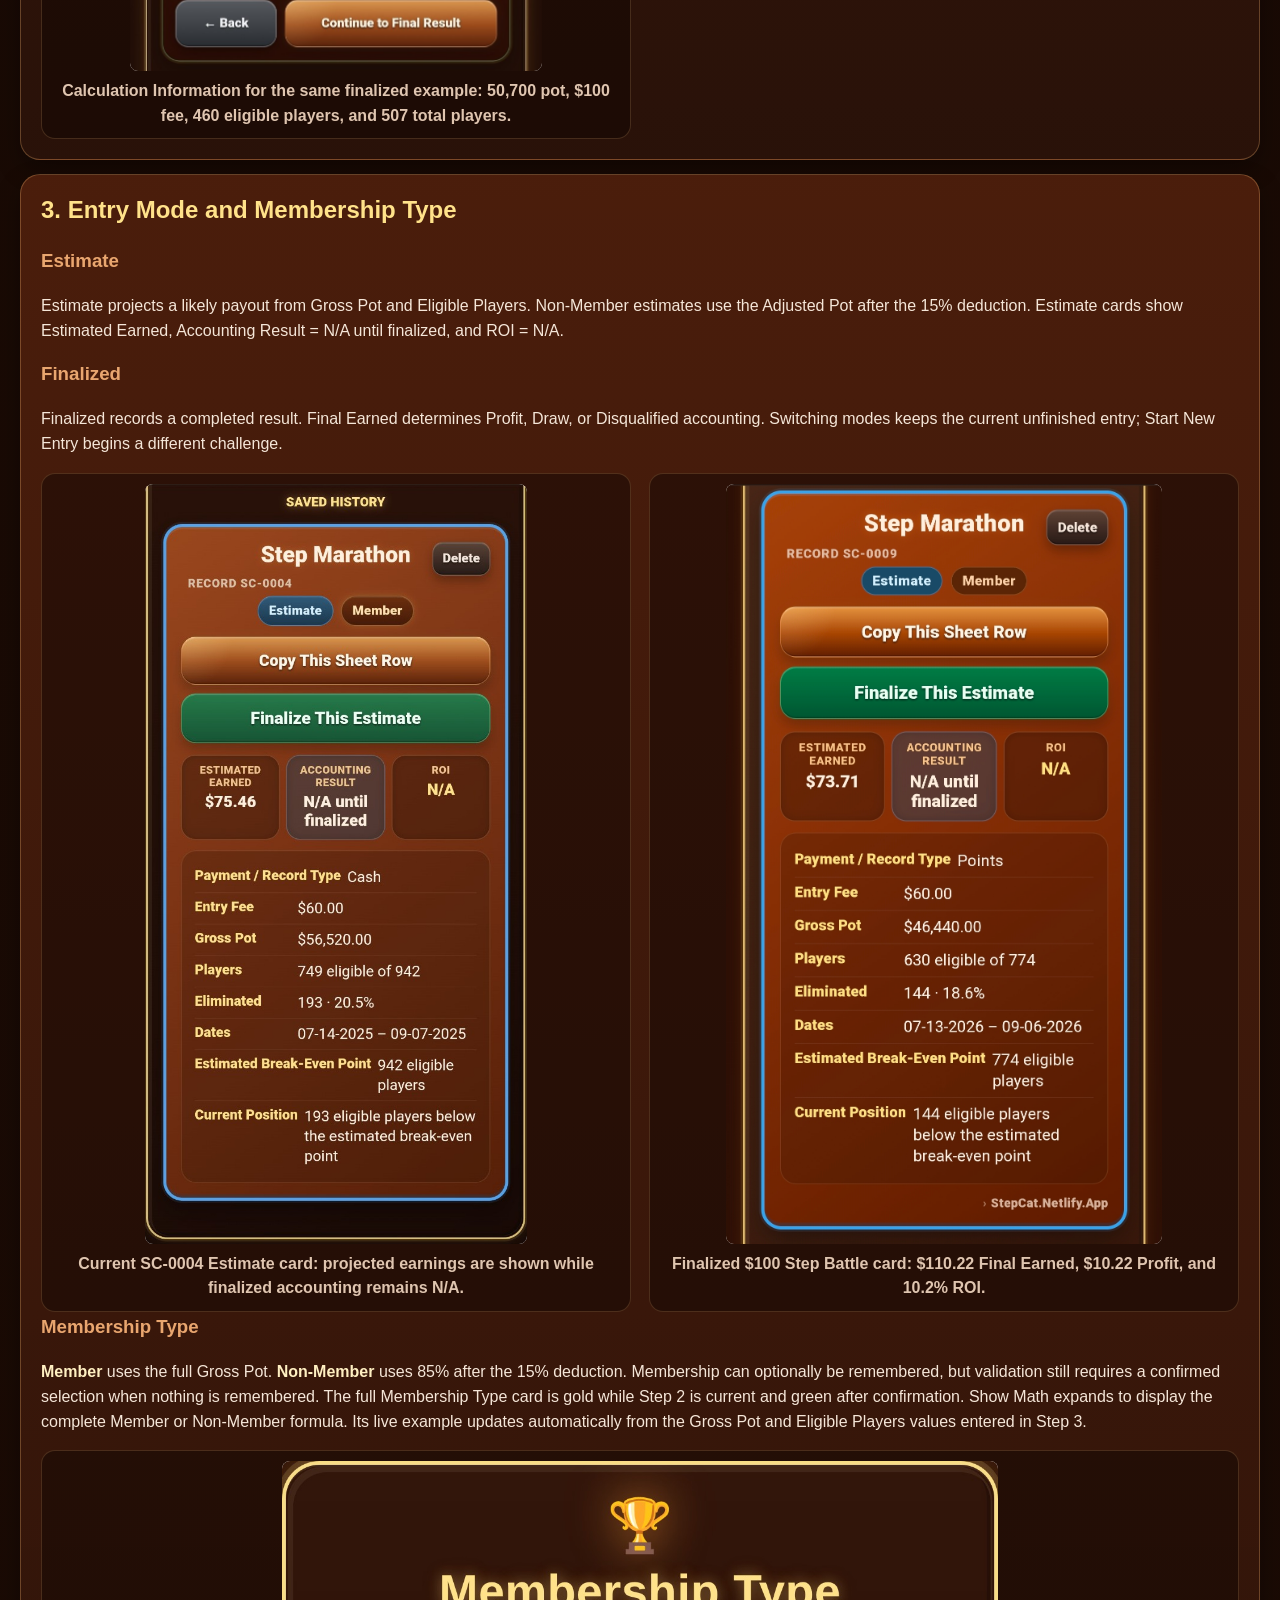
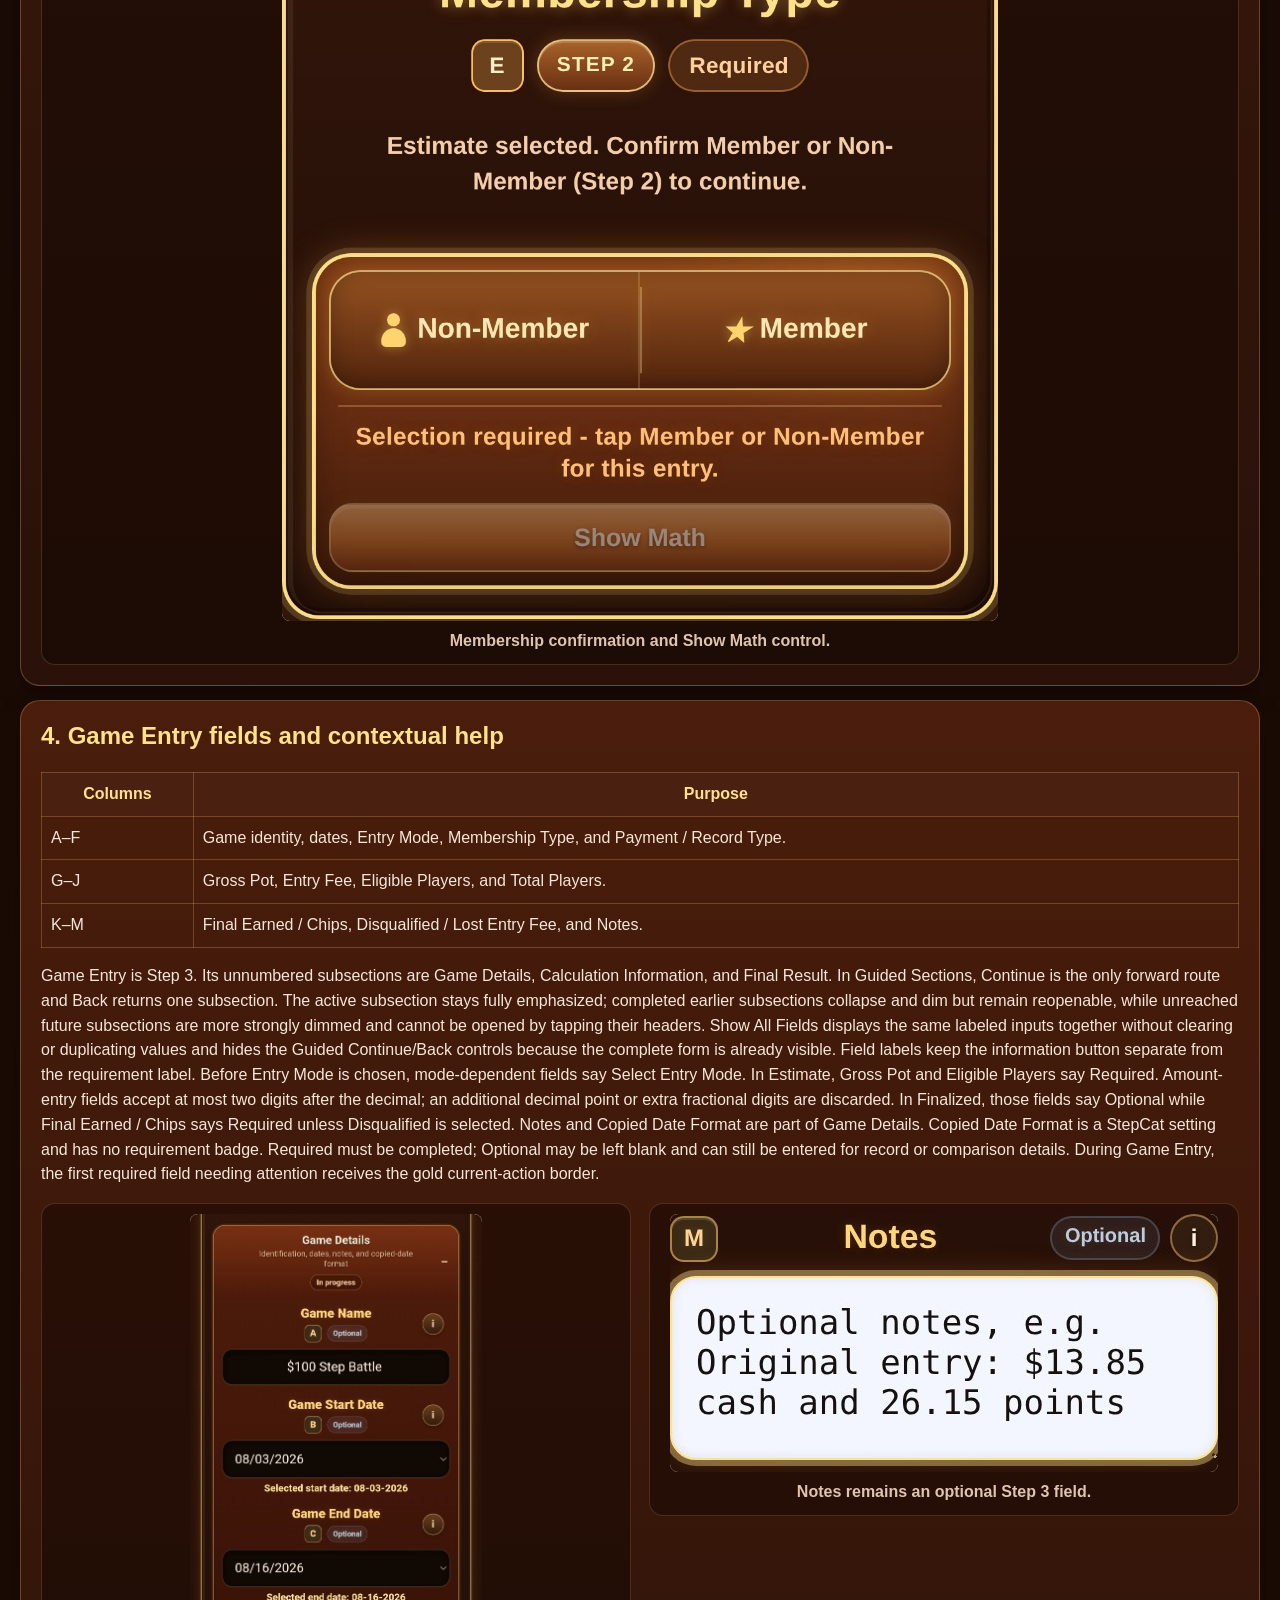
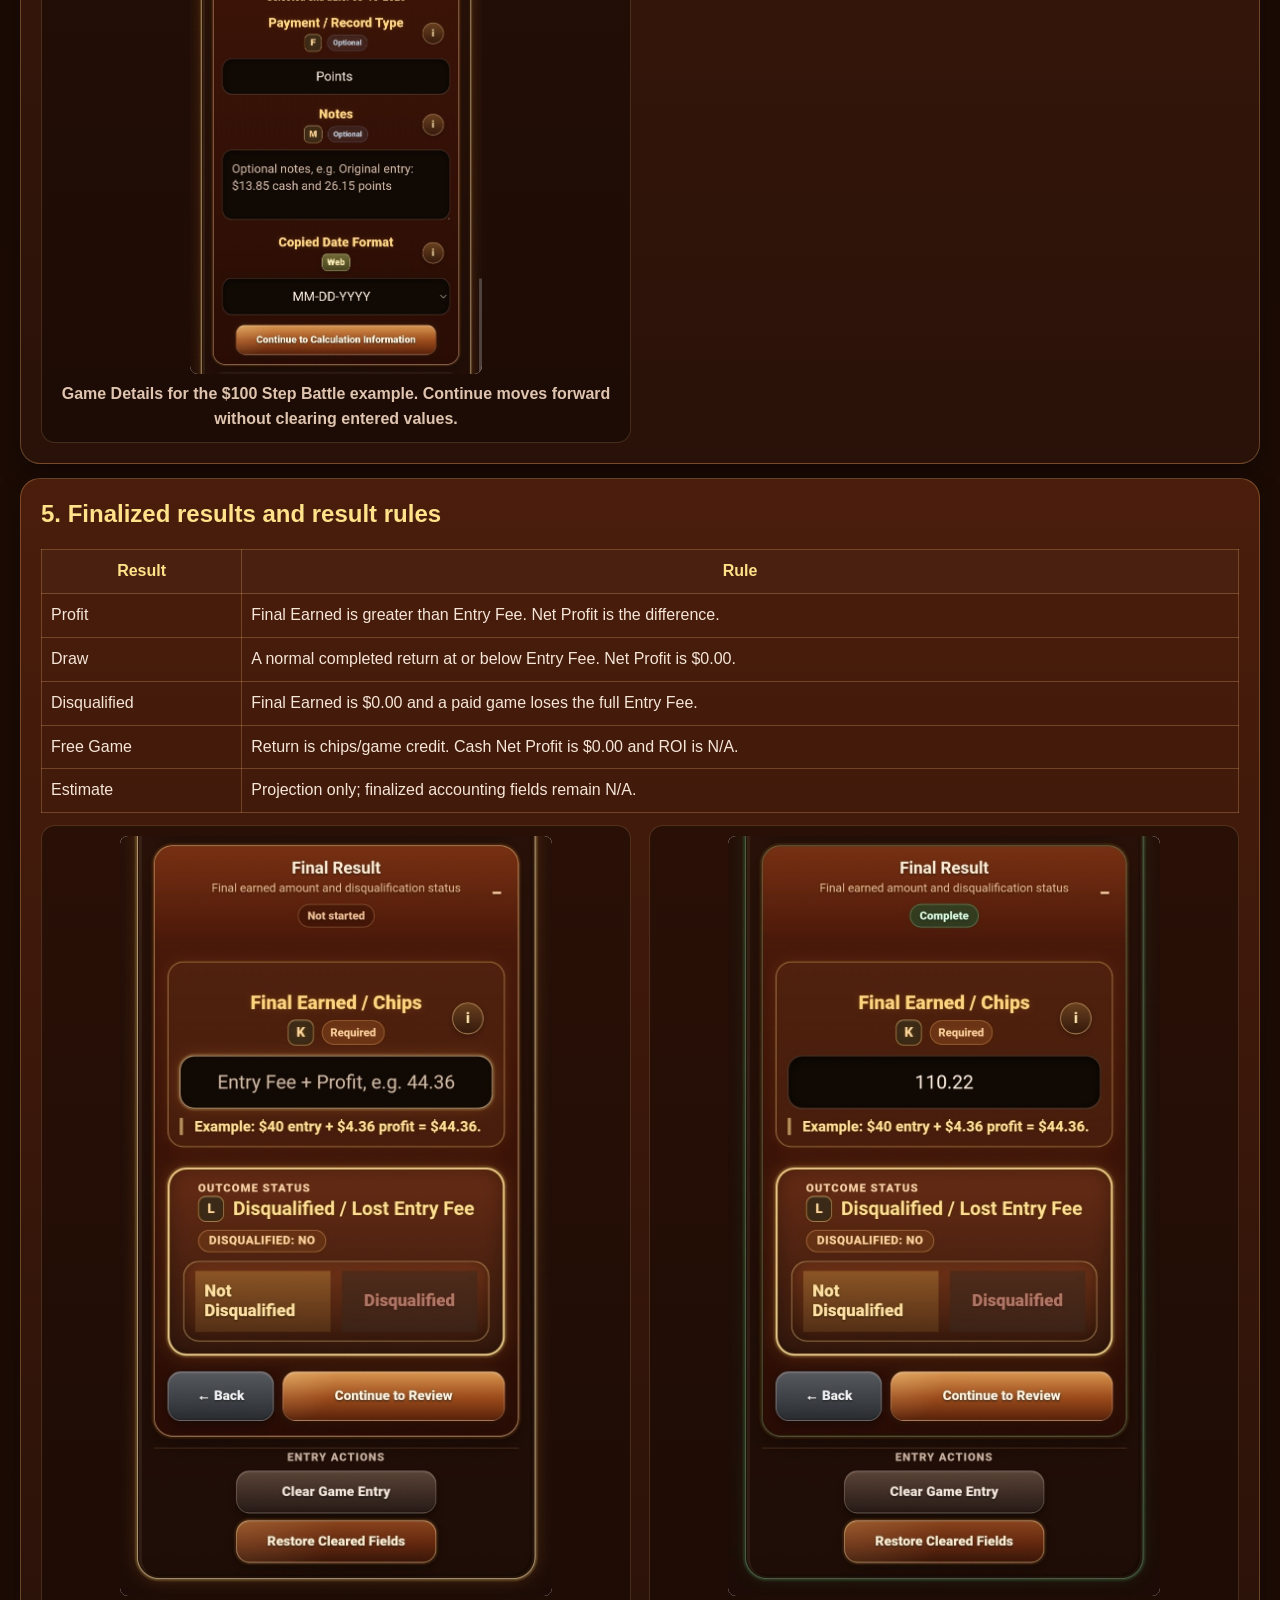
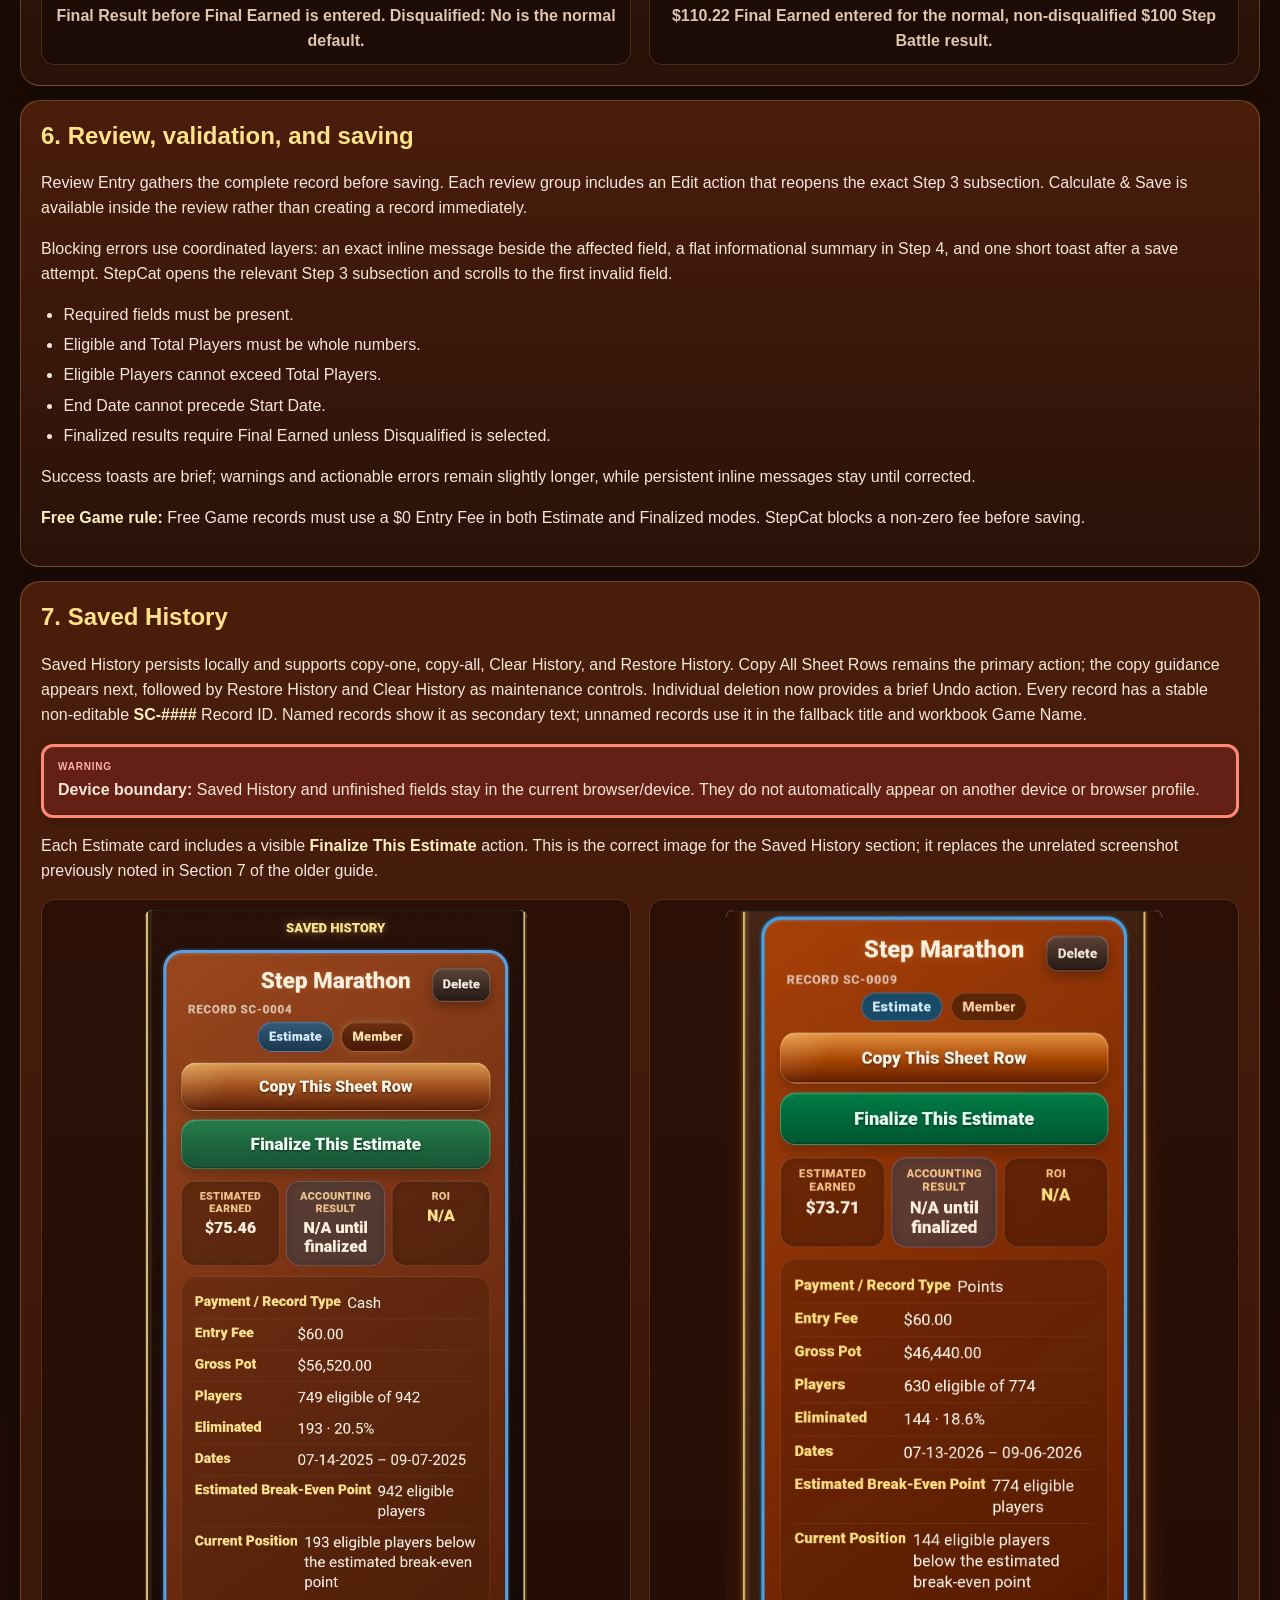
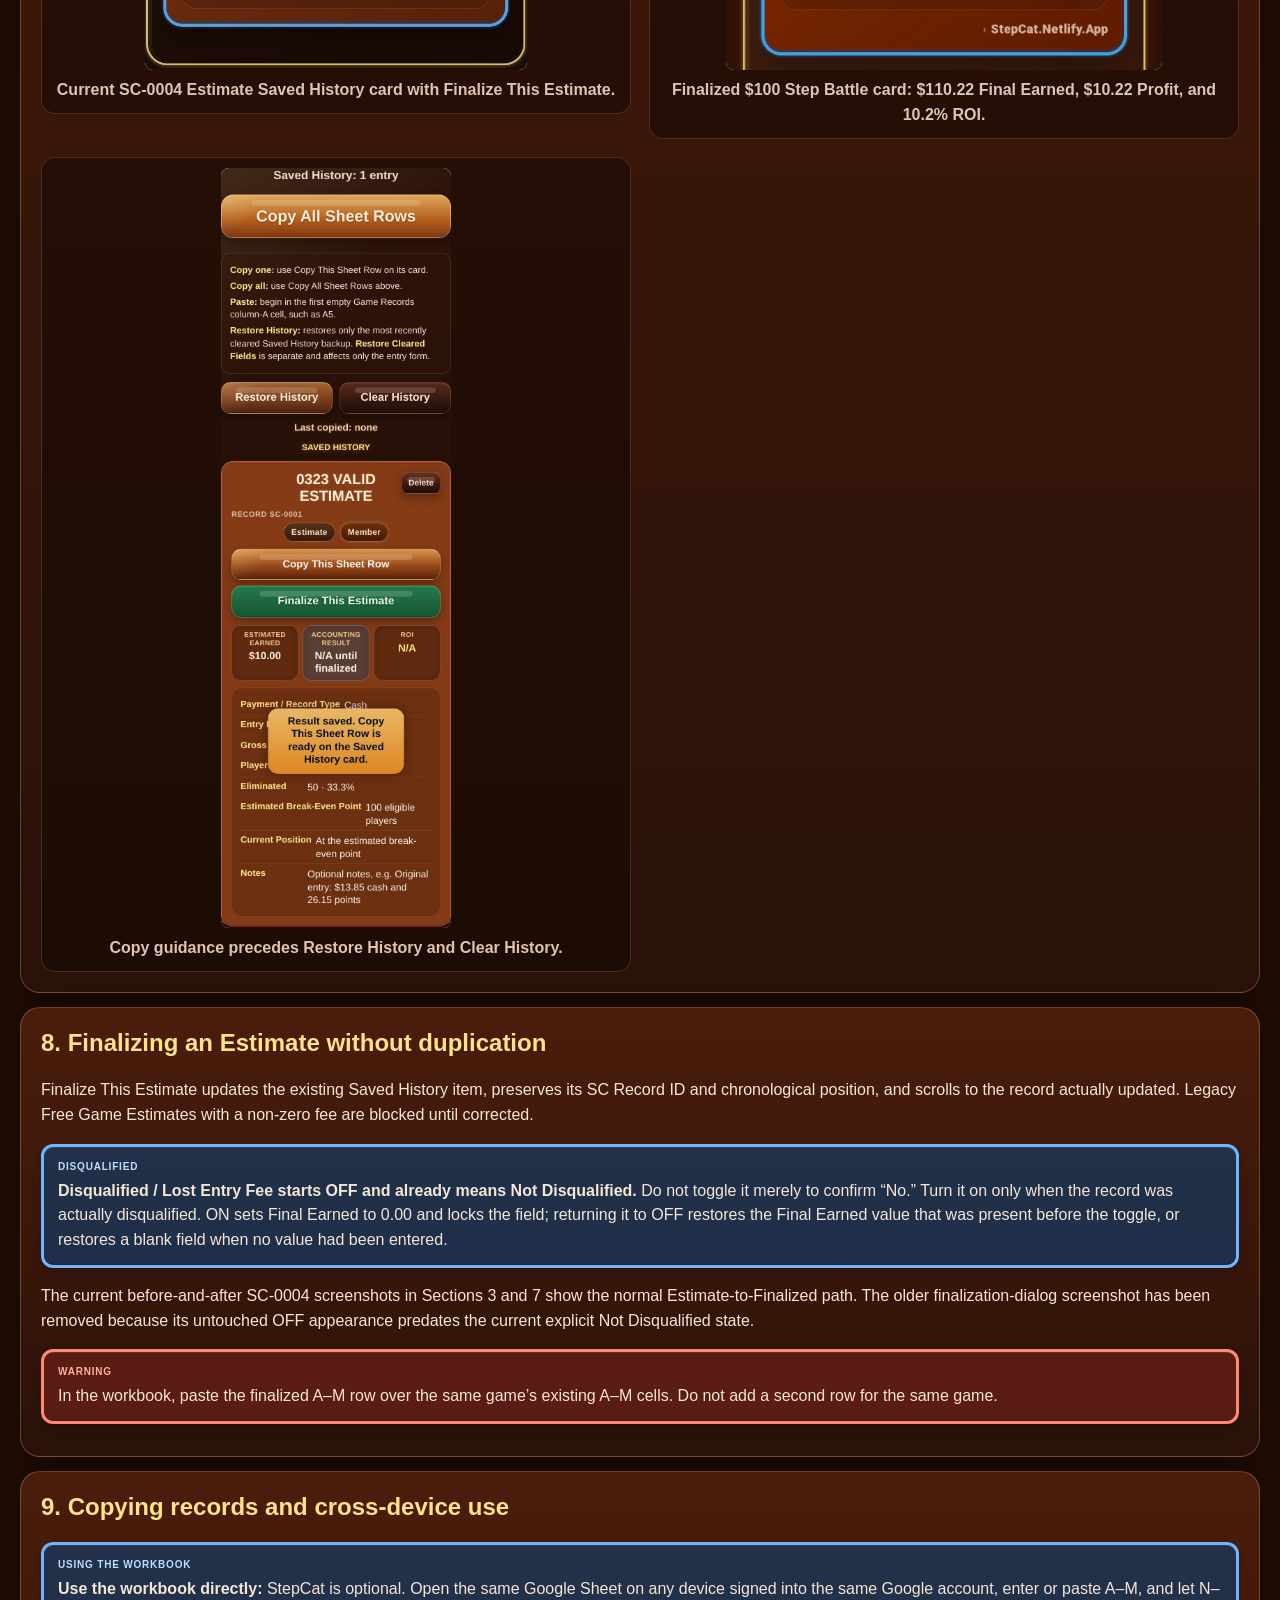
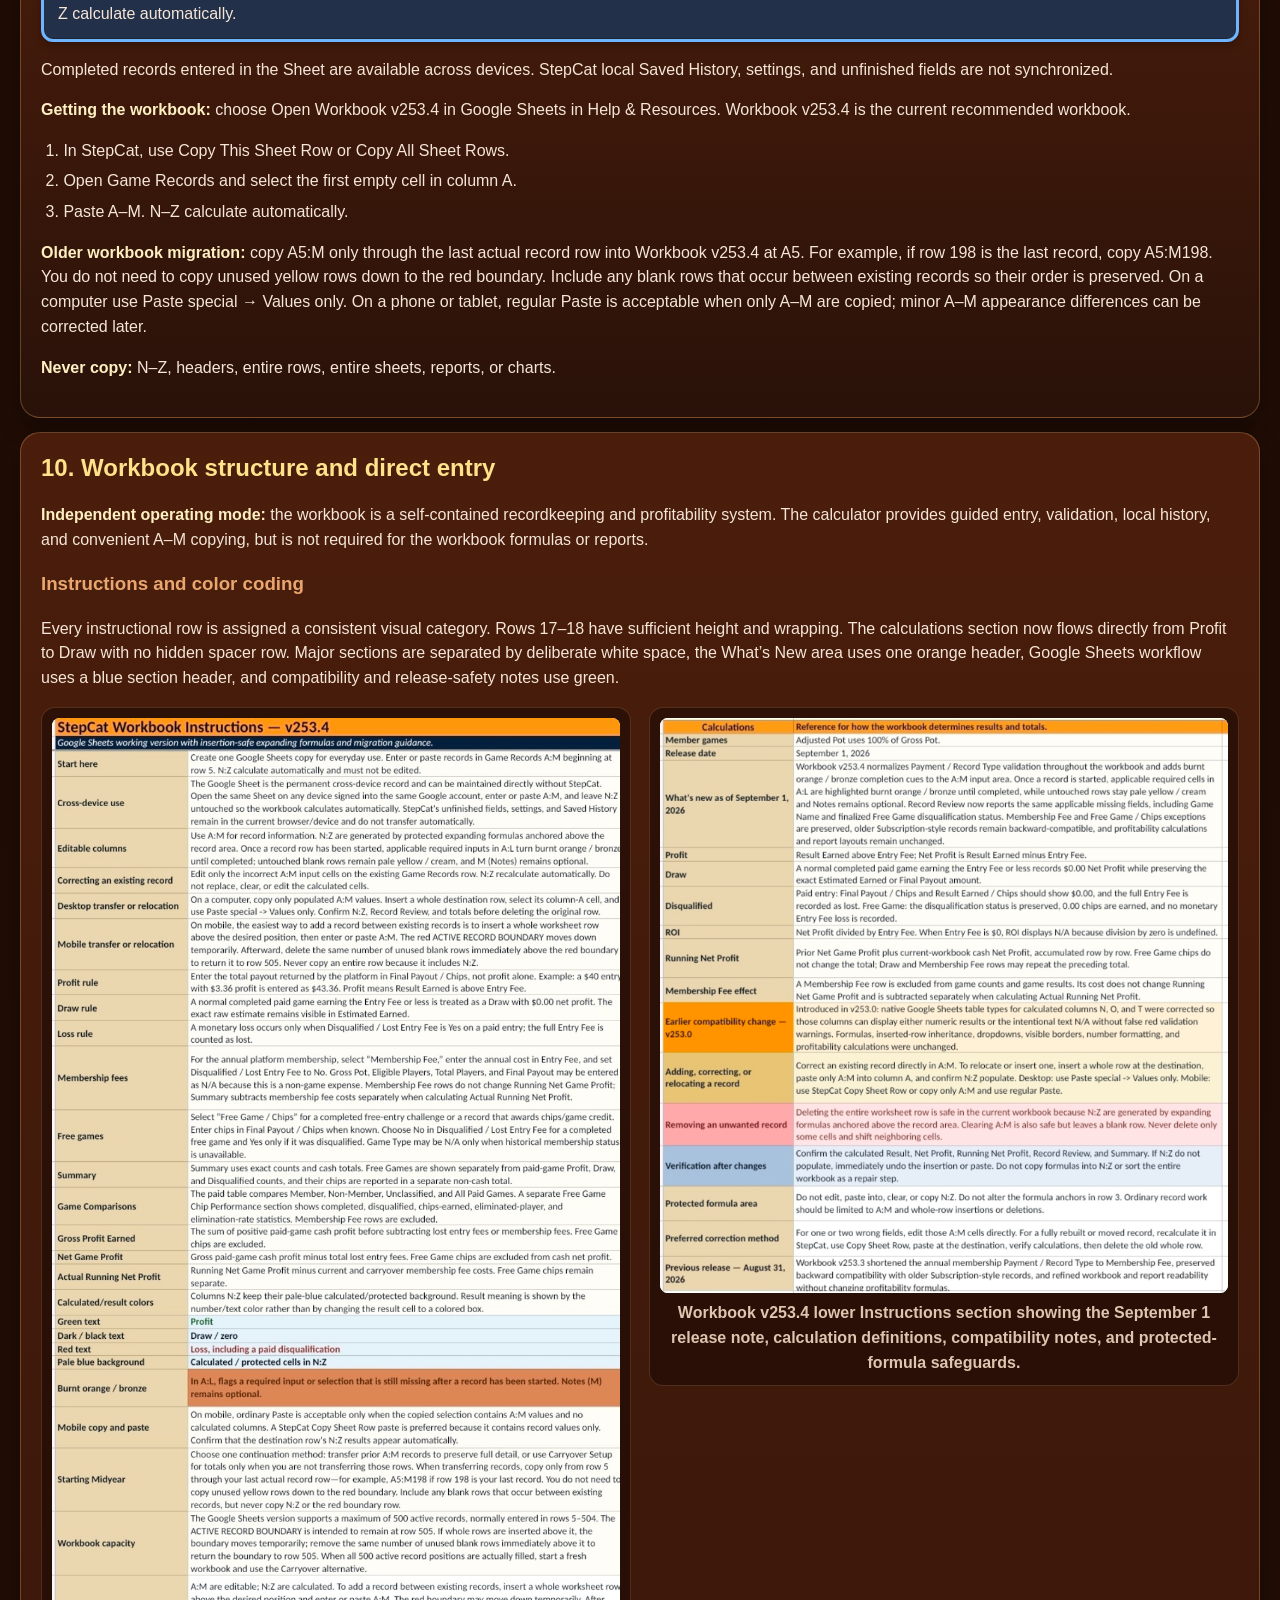
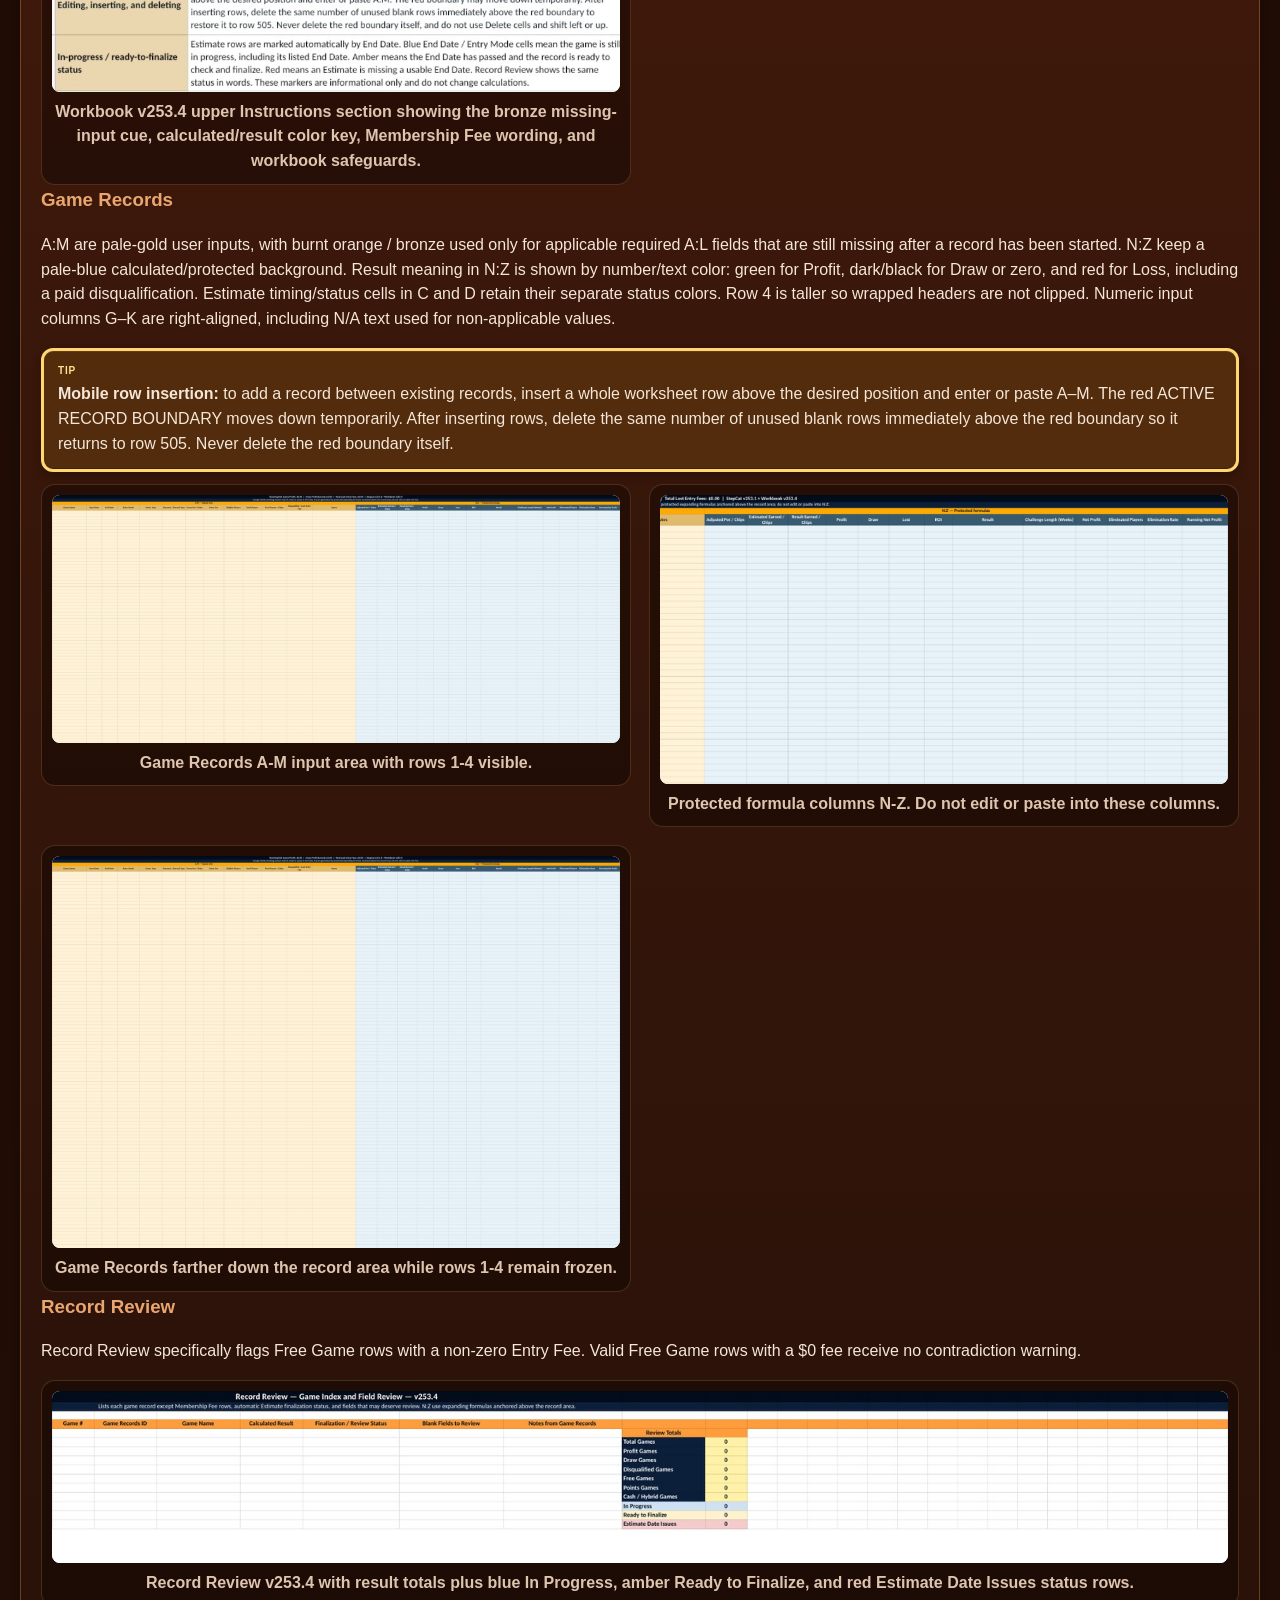
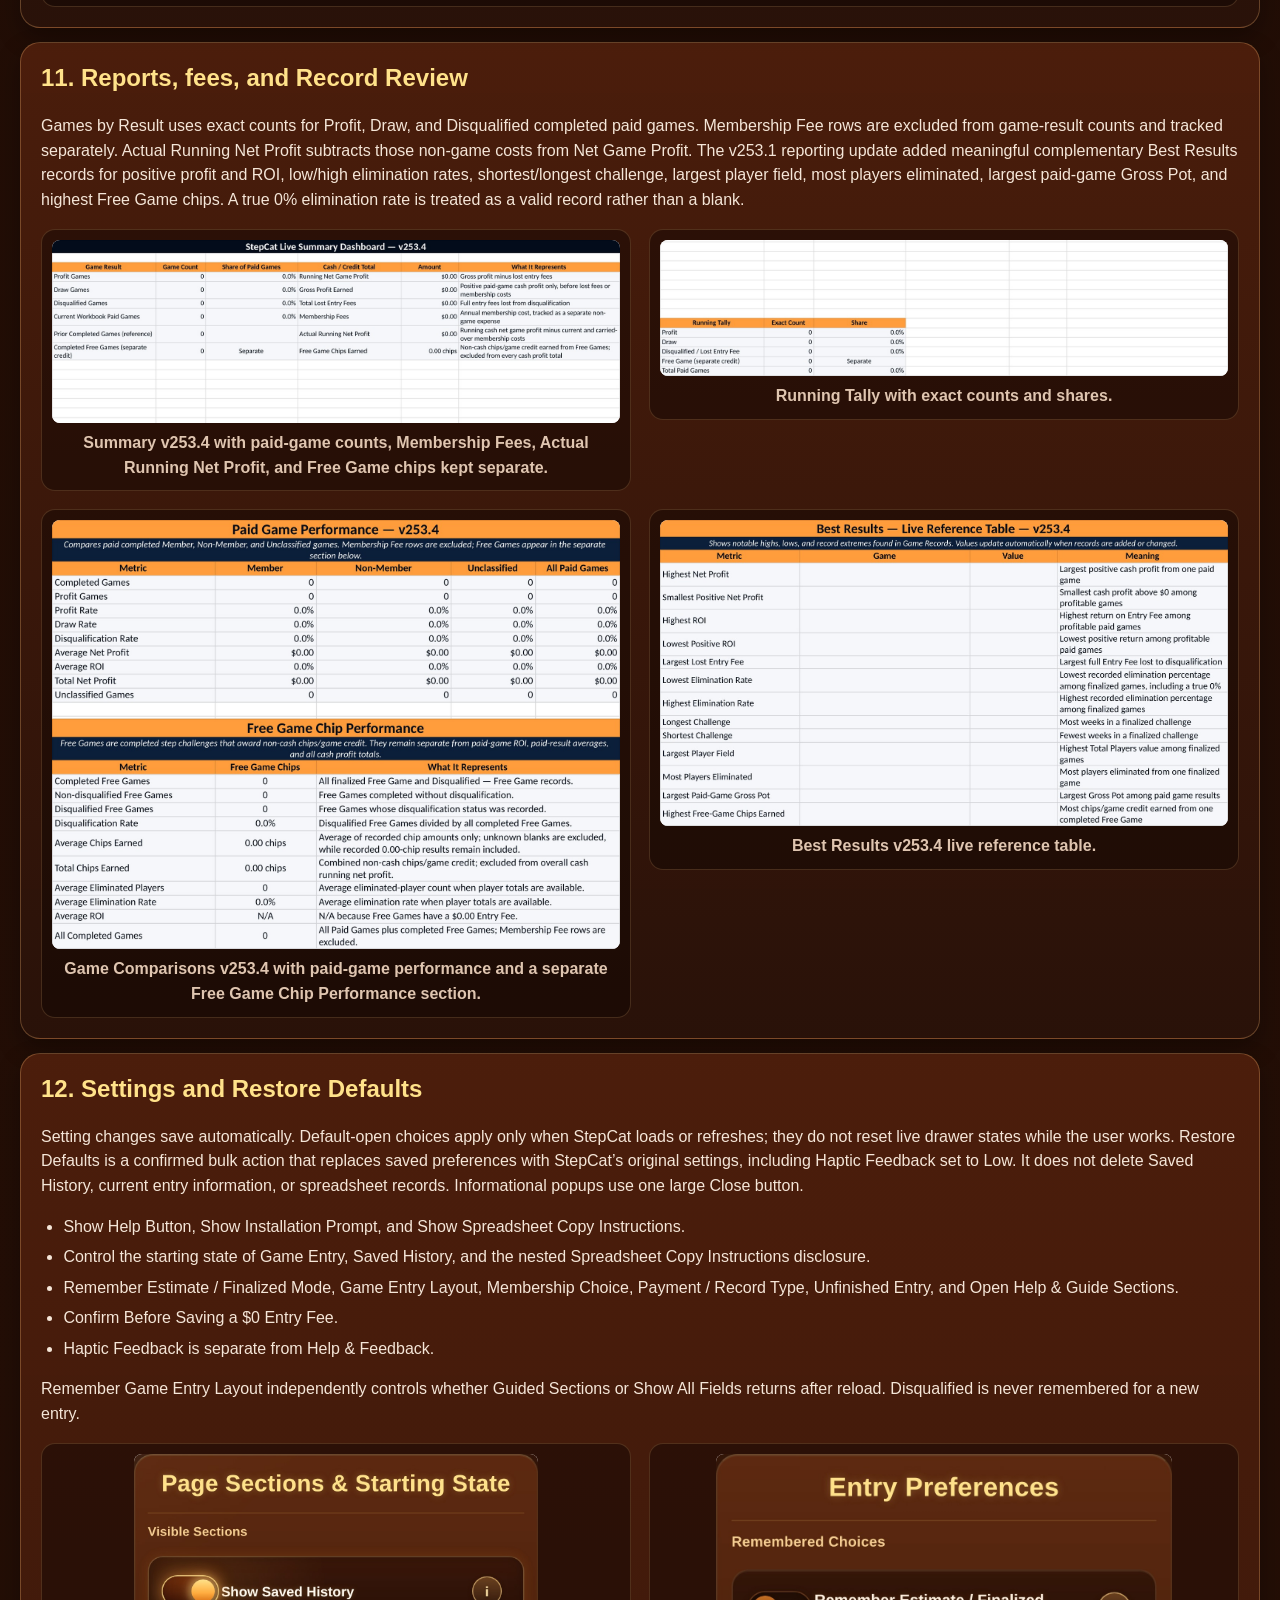
<file: standalone.html>
<!DOCTYPE html>

<html lang="en"><head><meta charset="utf-8"/><meta content="width=device-width,initial-scale=1" name="viewport"/><meta content="#1b0b05" name="theme-color"/><title>StepCat Full Documentation — Calculator v253.1 + Workbook v253.4</title><style>
:root{--bg:#160904;--panel:#2a1209;--panel2:#401b0b;--accent:#ff9d3c;--gold:#ffe28a;--text:#fff0df;--muted:#efd5c2;--line:rgba(255,190,120,.28);--blue:#173a61;--green:#1f6f45;--red:#7b241d}
*{box-sizing:border-box}html{scroll-behavior:smooth}body{margin:0;background:radial-gradient(circle at 50% -120px,rgba(255,157,60,.2),transparent 420px),linear-gradient(180deg,#160904,#2b1107);color:var(--text);font-family:Arial,sans-serif;line-height:1.55}.wrap{max-width:1000px;margin:auto;padding:20px}.hero,.card,.guide-section{background:linear-gradient(180deg,rgba(78,31,12,.94),rgba(42,18,9,.98));border:1px solid var(--line);border-radius:20px;margin:14px 0;box-shadow:0 10px 24px rgba(0,0,0,.3)}.hero,.card{padding:20px}.hero{text-align:center}.version{color:var(--accent);font-weight:900}.document-kind{display:inline-block;padding:5px 10px;border:1px solid rgba(255,205,135,.28);border-radius:999px;color:#ffd28d;background:rgba(255,205,135,.12);font-weight:900;text-transform:uppercase;letter-spacing:.06em;font-size:.78rem}h1,h2,h3{color:var(--gold);margin-top:0}h2{scroll-margin-top:12px}.note,.warning,.success{padding:12px 14px;border-radius:12px;margin:12px 0}.note{background:rgba(23,58,97,.72);border-left:4px solid #6fb4ff}.warning{background:rgba(123,36,29,.58);border-left:4px solid #ff8877}.success{background:rgba(31,111,69,.55);border-left:4px solid #6ed89d}.controls{display:flex;gap:10px;flex-wrap:wrap;margin:12px 0}.button,a.button{display:inline-block;border:0;border-radius:14px;padding:11px 16px;background:linear-gradient(180deg,#ffb04d,#c95b05);color:#211006;font-weight:900;text-decoration:none;cursor:pointer}.guide-section{overflow:hidden}.guide-section>summary{list-style:none;cursor:pointer;padding:16px 18px;color:var(--gold);font-weight:900;font-size:1.25rem;background:linear-gradient(90deg,rgba(201,91,5,.3),rgba(201,91,5,.06));display:flex;justify-content:space-between;gap:12px}.guide-section>summary::-webkit-details-marker{display:none}.guide-section>summary:after{content:'+';font-size:1.6rem}.guide-section[open]>summary:after{content:'−'}.section-body{padding:18px}.shots{display:grid;grid-template-columns:repeat(2,minmax(0,1fr));gap:18px;align-items:start}.shots.one{grid-template-columns:1fr}.figure{margin:0;text-align:center;background:rgba(15,6,3,.45);border:1px solid rgba(255,190,120,.18);border-radius:14px;padding:10px;break-inside:avoid}.figure img{display:block;max-width:100%;height:auto;max-height:760px;object-fit:contain;margin:auto;border-radius:8px;background:#fff}.figure.wide img{width:100%;max-height:none}.figure figcaption{margin-top:8px;color:var(--gold);font-weight:800}.toc{columns:2;column-gap:32px}.toc a{color:var(--gold)}.small{font-size:.92rem;color:var(--muted)}code{background:#140704;padding:2px 5px;border-radius:5px}table{width:100%;border-collapse:collapse;margin:12px 0}th,td{border:1px solid rgba(255,190,120,.25);padding:9px;vertical-align:top}th{background:#4a2110;color:var(--gold)}
@media(max-width:700px){.wrap{padding:12px}.hero,.card{padding:15px}.shots,.toc{grid-template-columns:1fr;columns:1}.section-body{padding:14px}.guide-section>summary{font-size:1.08rem}}
@media print{body{background:#fff;color:#211006}.wrap{max-width:none;padding:0}.hero,.card,.guide-section{background:#fff;color:#211006;border:0;box-shadow:none;border-radius:0}.guide-section{display:block;break-before:page}.guide-section>summary{background:#fff4e4;color:#9a4300}.guide-section:not([open])>.section-body{display:block}.figure{background:#fff;border-color:#bbb}.figure figcaption,h1,h2,h3{color:#9a4300}.button,.controls{display:none}.note,.warning,.success{color:#211006}.figure img{max-height:6.6in}}

.independent-project-notice{margin:10px auto 14px;max-width:720px;padding:9px 12px;border:1px solid rgba(255,210,142,.28);border-radius:12px;background:rgba(45,27,17,.65);color:#ead8c6;text-align:center;font-size:12px;line-height:1.42}
</style><script id="stepcat-offline-installation-documentation-note">
document.addEventListener("DOMContentLoaded",function(){
  const heading=document.querySelector("#help h3");
  if(!heading||document.querySelector("#help .offline-installation-note"))return;
  const note=document.createElement("p");
  note.className="note offline-installation-note";
  note.setAttribute("data-note-label","Offline Use");
  note.innerHTML="<strong>Offline use:</strong> After StepCat has loaded while connected, the calculator, Saved History, Settings, Help, and cached guides can remain available without a connection. Internet is still needed for Google Sheets, file downloads, feedback email, external links, installation, and updates. For durable cross-device storage, add completed records to the Google Sheet.";
  const helpSection=document.querySelector("#help");
  if(helpSection)helpSection.appendChild(note);
});
</script><style>
</style><style id="stepcat-r50-document-navigation">.hero .document-navigation{display:grid;grid-template-columns:repeat(2,minmax(0,1fr));gap:10px}.hero .document-navigation .nav-button{width:100%;color:#fff0df;text-align:center;background:linear-gradient(180deg,#8d502b,#633018 60%,#431d0d);border:1px solid rgba(255,196,126,.48);box-shadow:inset 0 1px 0 rgba(255,255,255,.15),0 5px 11px rgba(0,0,0,.24)}@media(max-width:560px){.hero .document-navigation{grid-template-columns:1fr}}</style><style>.image-load-warning{padding:18px;margin:8px 0;border:1px solid #c05c36;border-radius:10px;background:#fff2e8;color:#64230e;font-weight:800;text-align:left}</style><style id="stepcat-r50-semantic-formatting">.note,.tip,.important,.warning,.success{padding:12px 14px;border-radius:12px;margin:12px 0;border-left:4px solid #6fb4ff;background:rgba(23,58,97,.72)}.tip,.important{border-left-color:#ffd66f;background:rgba(111,67,16,.48)}.warning{border-left-color:#ff8877;background:rgba(123,36,29,.58)}.success{border-left-color:#6ed89d;background:rgba(31,111,69,.55)}.note::before,.tip::before,.important::before,.warning::before,.success::before{display:block;margin:0 0 4px;font-size:10px;font-weight:900;letter-spacing:.08em;text-transform:uppercase}.note::before{content:"Information";color:#bdddff}.note[data-note-label]::before{content:attr(data-note-label)}.tip::before{content:"Tip";color:#ffe28a}.important::before{content:"Important";color:#ffe28a}.warning::before{content:"Warning";color:#ffb0a5}.success::before{content:"Success";color:#9ff0bc}.card>h2,.guide-section>summary{line-height:1.28}.section-body>p:first-child,.card>h2+p{margin-top:0}ul,ol{padding-left:1.4rem}li+li{margin-top:.35rem}</style><style id="stepcat-r50-document-color-balance">.card{color:#f7e9dc}.card h3{color:#e9a66f}.figure figcaption{color:#dfc5b0;font-weight:700}.card p,.card li,.card td{color:#f5e6d8}.card strong{color:#fff0c2}.note strong,.tip strong,.important strong,.warning strong,.success strong{color:inherit}</style><style id="stepcat-r50-final-information-edge">.note,.tip,.important,.warning,.success{border:3px solid!important;box-shadow:inset 0 1px 0 rgba(255,255,255,.08),inset 0 -1px 0 rgba(24,18,8,.40),0 4px 9px rgba(0,0,0,.22)!important}.note{border-color:rgb(111,180,255)!important}.tip,.important{border-color:rgb(255,214,111)!important}.warning{border-color:rgb(255,136,119)!important}.success{border-color:rgb(110,216,157)!important}</style><style id="stepcat-r50-mobile-document-containment">html,body{width:100%;max-width:100%;overflow-x:hidden}.wrap,.hero,.card,.guide-section,.section-body,.shots,.figure{min-width:0;max-width:100%}.figure img{width:auto!important;max-width:100%!important;height:auto!important}.button,.nav-button,summary,p,li,figcaption{overflow-wrap:anywhere}(max-width:560px){.wrap{width:100%;padding-left:10px!important;padding-right:10px!important}.figure{padding:8px!important}}</style><style id="stepcat-image-viewer-styles">
.illustration-zoom-hint{margin:10px auto 2px;max-width:720px;color:#f1d6bf;font-size:.93rem}
.figure img{cursor:zoom-in}
.stepcat-image-viewer{position:fixed;inset:0;z-index:5000;display:none;align-items:center;justify-content:center;padding:max(14px,env(safe-area-inset-top)) 14px max(14px,env(safe-area-inset-bottom));background:rgba(8,3,1,.94);backdrop-filter:blur(3px)}
.stepcat-image-viewer.open{display:flex}
.stepcat-image-viewer-inner{position:relative;display:flex;flex-direction:column;align-items:center;justify-content:center;gap:10px;width:100%;height:100%;min-width:0}
.stepcat-image-viewer-image{display:block;max-width:96vw;max-height:84vh;width:auto;height:auto;object-fit:contain;border-radius:10px;background:#fff;box-shadow:0 12px 34px rgba(0,0,0,.55);touch-action:pinch-zoom}
.stepcat-image-viewer-caption{max-width:min(900px,94vw);margin:0;color:#ffe6c7;font-weight:800;text-align:center;line-height:1.35}
.stepcat-image-viewer-close{position:absolute;top:0;right:0;z-index:2;min-width:48px;min-height:48px;border:1px solid rgba(255,219,158,.6);border-radius:15px;background:linear-gradient(180deg,#f0aa64,#cf6f22 54%,#8a350c);color:#fff8ed;font-size:28px;font-weight:900;line-height:1;box-shadow:0 7px 15px rgba(0,0,0,.34);cursor:pointer}
@media(max-width:560px){.stepcat-image-viewer{padding:10px}.stepcat-image-viewer-image{max-width:98vw;max-height:80vh}.stepcat-image-viewer-close{top:2px;right:2px}}
@media print{.illustration-zoom-hint,.stepcat-image-viewer{display:none!important}.figure img{cursor:default}}
</style></head><body><main class="wrap"><section class="hero"><h1>StepCat Full Documentation</h1><p class="document-kind">Complete App &amp; Workbook Reference</p><p class="version">StepCat Calculator v253.1 + Workbook v253.4</p><p>Current workflow, result rules, local persistence, spreadsheet transfer, workbook reports, settings, installation, and migration guidance.</p><p class="illustration-zoom-hint"><strong>Tip:</strong> Tap or click any illustration to enlarge it for easier reading.</p><div aria-label="Documentation navigation" class="controls document-navigation"><a class="button nav-button" href="/quick-start-guide">← Back to Quick Start Guide</a><a class="button nav-button" href="/" target="_top">← Back to StepCat Main Page</a></div></section><section class="card"><h2>Contents</h2><ol class="toc"><li><a href="#purpose">Purpose and data-storage boundaries</a></li><li><a href="#workflow">Four-step workflow</a></li><li><a href="#entry-modes">Entry Mode and Membership Type</a></li><li><a href="#fields">Game Entry fields and contextual help</a></li><li><a href="#results">Finalized results and result rules</a></li><li><a href="#validation">Review, validation, and saving</a></li><li><a href="#saved-history">Saved History</a></li><li><a href="#finalize-estimate">Finalizing an Estimate without duplication</a></li><li><a href="#copying">Copying records and cross-device use</a></li><li><a href="#workbook">Workbook structure and direct entry</a></li><li><a href="#reports">Reports, fees, and Record Review</a></li><li><a href="#settings">Settings and Restore Defaults</a></li><li><a href="#help">Help, guides, installation, and feedback</a></li><li><a href="#migration">Migration from earlier workbooks</a></li><li><a href="#troubleshooting">Troubleshooting</a></li><li><a href="#release-requirements">Release and workbook requirements</a></li></ol></section><section class="card" id="purpose"><h2>1. Purpose and data-storage boundaries</h2><p class="release-date-note"><strong>Current workbook as of September 1, 2026: </strong>Workbook v253.4 is recommended with StepCat Calculator v253.1. Profitability calculations and report layouts remain unchanged. Workbook v253.4 adds normalized Payment / Record Type validation, burnt-orange / bronze completion cues for applicable missing A:L inputs, matching Record Review guidance, and continued backward compatibility with older Subscription-style membership records.</p><p>StepCat calculates projected payouts and records completed results. It stores Saved History locally and copies one exact A–M workbook row. The matching workbook calculates N–Z, reviews data quality, and builds reports.</p><p class="note" data-note-label="Device Storage"><strong>Device storage:</strong> StepCat Saved History, settings, and unfinished fields remain in the current browser/device and do not transfer automatically. The Google Sheet is the permanent cross-device record.</p><p><strong>Workbook independence:</strong> Workbook v253.4 can be maintained directly without StepCat. Enter or paste A–M and leave N–Z untouched; the workbook calculates results, review status, totals, and reports. Special workbook rows use <strong>Free Game / Chips</strong> and <strong>Membership Fee</strong>.</p><p>StepCat Calculator v253.1 retains protections for destructive actions, permanent SC Record IDs, Free Game validation, safe unfinished-entry recovery, startup-only drawer preferences, dynamic requirement labels, and compact help dialogs.</p><p class="success">Release check: verify the hosted Google Sheets copy link, mobile migration pop-up, and device-local/cross-device guidance before publishing.</p></section><section class="card" id="workflow"><h2>2. Four-step workflow</h2><p class="tip"><strong>Progressive border cue:</strong> muted brown identifies a locked or unavailable workflow area, gold identifies the step or subsection to complete next, stronger gold identifies the selected choice, green identifies completed work, and red identifies something that must be corrected.</p><ol><li><strong>Step 1 — Entry Mode:</strong> choose Estimate or Finalized from the divided two-choice control.</li><li><strong>Step 2 — Membership Type:</strong> confirm Member or Non-Member from the matching divided control.</li><li><strong>Step 3 — Game Entry:</strong> type only the values shown on the game platform. Game Details, Calculation Information, and Final Result are compact unnumbered subsections inside this one step.</li><li>Use Continue to move forward between Step 3 subsections and Back to return to the preceding subsection. Completed earlier subsections remain available to reopen, while future subsections stay locked until Continue reaches them. Your entered values remain in place as you move between sections.</li><li><strong>Step 4 — Review, Calculate &amp; Save:</strong> inspect all entered values together, edit any subsection if needed, then calculate and save.</li><li>Copy the completed row to the workbook, or finalize an Estimate in place when the game ends.</li></ol><p>The <strong>Guided Sections | Show All Fields</strong> switch expands the same Step 3 inputs without clearing them and can return to one-section-at-a-time viewing.</p><div class="shots"><figure class="figure"><img alt="Entry Mode begins the workflow." src="./images/01-game-record-information.jpg?v=2534completion"/><figcaption>Step 1 entry-mode confirmation.</figcaption></figure><figure class="figure"><img alt="Membership Type follows Entry Mode." src="./images/02-membership-confirmation.jpg?v=2534completion"/><figcaption>Step 2 membership choice.</figcaption></figure><figure class="figure"><img alt="Calculation Information for the same $100 Step Battle example." src="./images/04-calculation-information.jpg?v=2534finaldocs"/><figcaption>Calculation Information for the same finalized example: 50,700 pot, $100 fee, 460 eligible players, and 507 total players.</figcaption></figure></div></section><section class="card" id="entry-modes"><h2>3. Entry Mode and Membership Type</h2><h3>Estimate</h3><p>Estimate projects a likely payout from Gross Pot and Eligible Players. Non-Member estimates use the Adjusted Pot after the 15% deduction. Estimate cards show Estimated Earned, Accounting Result = N/A until finalized, and ROI = N/A.</p><h3>Finalized</h3><p>Finalized records a completed result. Final Earned determines Profit, Draw, or Disqualified accounting. Switching modes keeps the current unfinished entry; Start New Entry begins a different challenge.</p><div class="shots"><figure class="figure"><img alt="Estimate card with finalized accounting excluded." src="./images/09-newest-saved-result.jpg?v=2531finaluxdocs"/><figcaption>Current SC-0004 Estimate card: projected earnings are shown while finalized accounting remains N/A.</figcaption></figure><figure class="figure"><img alt="Finalized Saved History card for the $100 Step Battle." src="./images/10-saved-history-card.jpg?v=2534finaldocs"/><figcaption>Finalized $100 Step Battle card: $110.22 Final Earned, $10.22 Profit, and 10.2% ROI.</figcaption></figure></div><h3>Membership Type</h3><p><strong>Member</strong> uses the full Gross Pot. <strong>Non-Member</strong> uses 85% after the 15% deduction. Membership can optionally be remembered, but validation still requires a confirmed selection when nothing is remembered. The full Membership Type card is gold while Step 2 is current and green after confirmation. Show Math expands to display the complete Member or Non-Member formula. Its live example updates automatically from the Gross Pot and Eligible Players values entered in Step 3.</p><div class="shots one"><figure class="figure"><img alt="Membership confirmation and Show Math control." src="./images/02-membership-confirmation.jpg?v=2534completion"/><figcaption>Membership confirmation and Show Math control.</figcaption></figure></div></section><section class="card" id="fields"><h2>4. Game Entry fields and contextual help</h2><table><tbody><tr><th>Columns</th><th>Purpose</th></tr><tr><td>A–F</td><td>Game identity, dates, Entry Mode, Membership Type, and Payment / Record Type.</td></tr><tr><td>G–J</td><td>Gross Pot, Entry Fee, Eligible Players, and Total Players.</td></tr><tr><td>K–M</td><td>Final Earned / Chips, Disqualified / Lost Entry Fee, and Notes.</td></tr></tbody></table><p>Game Entry is Step 3. Its unnumbered subsections are Game Details, Calculation Information, and Final Result. In Guided Sections, Continue is the only forward route and Back returns one subsection. The active subsection stays fully emphasized; completed earlier subsections collapse and dim but remain reopenable, while unreached future subsections are more strongly dimmed and cannot be opened by tapping their headers. Show All Fields displays the same labeled inputs together without clearing or duplicating values and hides the Guided Continue/Back controls because the complete form is already visible. Field labels keep the information button separate from the requirement label. Before Entry Mode is chosen, mode-dependent fields say Select Entry Mode. In Estimate, Gross Pot and Eligible Players say Required. Amount-entry fields accept at most two digits after the decimal; an additional decimal point or extra fractional digits are discarded. In Finalized, those fields say Optional while Final Earned / Chips says Required unless Disqualified is selected. Notes and Copied Date Format are part of Game Details. Copied Date Format is a StepCat setting and has no requirement badge. Required must be completed; Optional may be left blank and can still be entered for record or comparison details. During Game Entry, the first required field needing attention receives the gold current-action border.</p><div class="shots"><figure class="figure"><img alt="Game Details for the real $100 Step Battle example." src="./images/03-filled-record-details.jpg?v=2534finaldocs"/><figcaption>Game Details for the $100 Step Battle example. Continue moves forward without clearing entered values.</figcaption></figure><figure class="figure"><img alt="Notes with an information button." src="./images/06-notes-field.jpg?v=2530r50"/><figcaption>Notes remains an optional Step 3 field.</figcaption></figure></div></section><section class="card" id="results"><h2>5. Finalized results and result rules</h2><table><tbody><tr><th>Result</th><th>Rule</th></tr><tr><td>Profit</td><td>Final Earned is greater than Entry Fee. Net Profit is the difference.</td></tr><tr><td>Draw</td><td>A normal completed return at or below Entry Fee. Net Profit is $0.00.</td></tr><tr><td>Disqualified</td><td>Final Earned is $0.00 and a paid game loses the full Entry Fee.</td></tr><tr><td>Free Game</td><td>Return is chips/game credit. Cash Net Profit is $0.00 and ROI is N/A.</td></tr><tr><td>Estimate</td><td>Projection only; finalized accounting fields remain N/A.</td></tr></tbody></table><div class="shots"><figure class="figure"><img alt="Final Result before Final Earned is entered, with Disqualified set to No." src="./images/05-final-earned-requirement.jpg?v=2534finaldocs"/><figcaption>Final Result before Final Earned is entered. Disqualified: No is the normal default.</figcaption></figure><figure class="figure"><img alt="Final Result with $110.22 entered for the $100 Step Battle." src="./images/07-final-earned-entered.jpg?v=2534finaldocs"/><figcaption>$110.22 Final Earned entered for the normal, non-disqualified $100 Step Battle result.</figcaption></figure></div></section><section class="card" id="validation"><h2>6. Review, validation, and saving</h2><p>Review Entry gathers the complete record before saving. Each review group includes an Edit action that reopens the exact Step 3 subsection. Calculate &amp; Save is available inside the review rather than creating a record immediately.</p><p>Blocking errors use coordinated layers: an exact inline message beside the affected field, a flat informational summary in Step 4, and one short toast after a save attempt. StepCat opens the relevant Step 3 subsection and scrolls to the first invalid field.</p><ul><li>Required fields must be present.</li><li>Eligible and Total Players must be whole numbers.</li><li>Eligible Players cannot exceed Total Players.</li><li>End Date cannot precede Start Date.</li><li>Finalized results require Final Earned unless Disqualified is selected.</li></ul><p>Success toasts are brief; warnings and actionable errors remain slightly longer, while persistent inline messages stay until corrected.</p><p><strong>Free Game rule:</strong> Free Game records must use a $0 Entry Fee in both Estimate and Finalized modes. StepCat blocks a non-zero fee before saving.</p></section><section class="card" id="saved-history"><h2>7. Saved History</h2><p>Saved History persists locally and supports copy-one, copy-all, Clear History, and Restore History. Copy All Sheet Rows remains the primary action; the copy guidance appears next, followed by Restore History and Clear History as maintenance controls. Individual deletion now provides a brief Undo action. Every record has a stable non-editable <strong>SC-####</strong> Record ID. Named records show it as secondary text; unnamed records use it in the fallback title and workbook Game Name.</p><p class="warning"><strong>Device boundary:</strong> Saved History and unfinished fields stay in the current browser/device. They do not automatically appear on another device or browser profile.</p><p>Each Estimate card includes a visible <strong>Finalize This Estimate</strong> action. This is the correct image for the Saved History section; it replaces the unrelated screenshot previously noted in Section 7 of the older guide.</p><div class="shots"><figure class="figure"><img alt="Estimate Saved History card." src="./images/09-newest-saved-result.jpg?v=2531finaluxdocs"/><figcaption>Current SC-0004 Estimate Saved History card with Finalize This Estimate.</figcaption></figure><figure class="figure"><img alt="Finalized Saved History card for the $100 Step Battle." src="./images/10-saved-history-card.jpg?v=2534finaldocs"/><figcaption>Finalized $100 Step Battle card: $110.22 Final Earned, $10.22 Profit, and 10.2% ROI.</figcaption></figure><figure class="figure"><img alt="Saved History actions with copy guidance before maintenance controls." src="./images/33-saved-history-actions.jpg?v=2530r16"/><figcaption>Copy guidance precedes Restore History and Clear History.</figcaption></figure></div></section><section class="card" id="finalize-estimate"><h2>8. Finalizing an Estimate without duplication</h2><p>Finalize This Estimate updates the existing Saved History item, preserves its SC Record ID and chronological position, and scrolls to the record actually updated. Legacy Free Game Estimates with a non-zero fee are blocked until corrected.</p><p class="note" data-note-label="Disqualified"><strong>Disqualified / Lost Entry Fee starts OFF and already means Not Disqualified.</strong> Do not toggle it merely to confirm “No.” Turn it on only when the record was actually disqualified. ON sets Final Earned to 0.00 and locks the field; returning it to OFF restores the Final Earned value that was present before the toggle, or restores a blank field when no value had been entered.</p><p>The current before-and-after SC-0004 screenshots in Sections 3 and 7 show the normal Estimate-to-Finalized path. The older finalization-dialog screenshot has been removed because its untouched OFF appearance predates the current explicit Not Disqualified state.</p><p class="warning">In the workbook, paste the finalized A–M row over the same game’s existing A–M cells. Do not add a second row for the same game.</p></section><section class="card" id="copying"><h2>9. Copying records and cross-device use</h2><p class="note" data-note-label="Using the Workbook"><strong>Use the workbook directly:</strong> StepCat is optional. Open the same Google Sheet on any device signed into the same Google account, enter or paste A–M, and let N–Z calculate automatically.</p><p>Completed records entered in the Sheet are available across devices. StepCat local Saved History, settings, and unfinished fields are not synchronized.</p><p><strong>Getting the workbook:</strong> choose Open Workbook v253.4 in Google Sheets in Help &amp; Resources. Workbook v253.4 is the current recommended workbook.</p><ol><li>In StepCat, use Copy This Sheet Row or Copy All Sheet Rows.</li><li>Open Game Records and select the first empty cell in column A.</li><li>Paste A–M. N–Z calculate automatically.</li></ol><p><strong>Older workbook migration:</strong> copy A5:M only through the last actual record row into Workbook v253.4 at A5. For example, if row 198 is the last record, copy A5:M198. You do not need to copy unused yellow rows down to the red boundary. Include any blank rows that occur between existing records so their order is preserved. On a computer use Paste special → Values only. On a phone or tablet, regular Paste is acceptable when only A–M are copied; minor A–M appearance differences can be corrected later.</p><p><strong>Never copy:</strong> N–Z, headers, entire rows, entire sheets, reports, or charts.</p></section><section class="card" id="workbook"><h2>10. Workbook structure and direct entry</h2><p><strong>Independent operating mode:</strong> the workbook is a self-contained recordkeeping and profitability system. The calculator provides guided entry, validation, local history, and convenient A–M copying, but is not required for the workbook formulas or reports.</p><h3>Instructions and color coding</h3><p>Every instructional row is assigned a consistent visual category. Rows 17–18 have sufficient height and wrapping. The calculations section now flows directly from Profit to Draw with no hidden spacer row. Major sections are separated by deliberate white space, the What’s New area uses one orange header, Google Sheets workflow uses a blue section header, and compatibility and release-safety notes use green.</p><div class="shots"><figure class="figure wide"><img alt="Workbook v253.4 upper Instructions section showing the bronze missing-input cue and calculated/result color key." src="./images/13-workbook-instructions.jpg?v=2534bronze"/><figcaption>Workbook v253.4 upper Instructions section showing the bronze missing-input cue, calculated/result color key, Membership Fee wording, and workbook safeguards.</figcaption></figure><figure class="figure wide"><img alt="Workbook v253.4 lower Instructions section showing the September 1 release note and calculation definitions." src="./images/13-workbook-instructions-lower.jpg?v=2534bronze"/><figcaption>Workbook v253.4 lower Instructions section showing the September 1 release note, calculation definitions, compatibility notes, and protected-formula safeguards.</figcaption></figure></div><h3>Game Records</h3><p>A:M are pale-gold user inputs, with burnt orange / bronze used only for applicable required A:L fields that are still missing after a record has been started. N:Z keep a pale-blue calculated/protected background. Result meaning in N:Z is shown by number/text color: green for Profit, dark/black for Draw or zero, and red for Loss, including a paid disqualification. Estimate timing/status cells in C and D retain their separate status colors. Row 4 is taller so wrapped headers are not clipped. Numeric input columns G–K are right-aligned, including N/A text used for non-applicable values.</p><p class="tip"><strong>Mobile row insertion:</strong> to add a record between existing records, insert a whole worksheet row above the desired position and enter or paste A–M. The red ACTIVE RECORD BOUNDARY moves down temporarily. After inserting rows, delete the same number of unused blank rows immediately above the red boundary so it returns to row 505. Never delete the red boundary itself.</p><div class="shots"><figure class="figure wide"><img alt="Workbook v253.4 Game Records input columns A-M." src="./images/14-game-records-top.jpg?v=2534finaldocs"/><figcaption>Game Records A-M input area with rows 1-4 visible.</figcaption></figure><figure class="figure wide"><img alt="Workbook v253.4 protected formula columns N-Z." src="./images/16-formula-columns.jpg?v=2534finaldocs"/><figcaption>Protected formula columns N-Z. Do not edit or paste into these columns.</figcaption></figure><figure class="figure wide"><img alt="Workbook v253.4 Game Records scrolled with rows 1-4 frozen." src="./images/15-game-records-scrolled.jpg?v=2534finaldocs"/><figcaption>Game Records farther down the record area while rows 1-4 remain frozen.</figcaption></figure></div><h3>Record Review</h3><p>Record Review specifically flags Free Game rows with a non-zero Entry Fee. Valid Free Game rows with a $0 fee receive no contradiction warning.</p><div class="shots one"><figure class="figure wide"><img alt="Workbook v253.4 Record Review and status totals." src="./images/17-record-review-totals.jpg?v=2534finaldocs"/><figcaption>Record Review v253.4 with result totals plus blue In Progress, amber Ready to Finalize, and red Estimate Date Issues status rows.</figcaption></figure></div></section><section class="card" id="reports"><h2>11. Reports, fees, and Record Review</h2><p>Games by Result uses exact counts for Profit, Draw, and Disqualified completed paid games. Membership Fee rows are excluded from game-result counts and tracked separately. Actual Running Net Profit subtracts those non-game costs from Net Game Profit. The v253.1 reporting update added meaningful complementary Best Results records for positive profit and ROI, low/high elimination rates, shortest/longest challenge, largest player field, most players eliminated, largest paid-game Gross Pot, and highest Free Game chips. A true 0% elimination rate is treated as a valid record rather than a blank.</p><div class="shots"><figure class="figure wide"><img alt="Workbook v253.4 Summary dashboard." src="./images/20-summary.jpg?v=2534finaldocs"/><figcaption>Summary v253.4 with paid-game counts, Membership Fees, Actual Running Net Profit, and Free Game chips kept separate.</figcaption></figure><figure class="figure wide"><img alt="Workbook v253.4 Running Tally." src="./images/21-summary-tally.jpg?v=2534finaldocs"/><figcaption>Running Tally with exact counts and shares.</figcaption></figure><figure class="figure wide"><img alt="Workbook v253.4 Game Comparisons." src="./images/22-game-comparisons.jpg?v=2534finaldocs"/><figcaption>Game Comparisons v253.4 with paid-game performance and a separate Free Game Chip Performance section.</figcaption></figure><figure class="figure wide"><img alt="Workbook v253.4 Best Results live reference table." src="./images/23-best-results.jpg?v=2534finaldocs"/><figcaption>Best Results v253.4 live reference table.</figcaption></figure></div></section><section class="card" id="settings"><h2>12. Settings and Restore Defaults</h2><p>Setting changes save automatically. Default-open choices apply only when StepCat loads or refreshes; they do not reset live drawer states while the user works. Restore Defaults is a confirmed bulk action that replaces saved preferences with StepCat’s original settings, including Haptic Feedback set to Low. It does not delete Saved History, current entry information, or spreadsheet records. Informational popups use one large Close button.</p><ul><li>Show Help Button, Show Installation Prompt, and Show Spreadsheet Copy Instructions.</li><li>Control the starting state of Game Entry, Saved History, and the nested Spreadsheet Copy Instructions disclosure.</li><li>Remember Estimate / Finalized Mode, Game Entry Layout, Membership Choice, Payment / Record Type, Unfinished Entry, and Open Help &amp; Guide Sections.</li><li>Confirm Before Saving a $0 Entry Fee.</li><li>Haptic Feedback is separate from Help &amp; Feedback.</li></ul><p>Remember Game Entry Layout independently controls whether Guided Sections or Show All Fields returns after reload. Disqualified is never remembered for a new entry.</p><div class="shots"><figure class="figure"><img alt="Settings Page Sections and Starting State." src="./images/24-settings-page-sections.jpg?v=2534completion"/><figcaption>Page Sections &amp; Starting State.</figcaption></figure><figure class="figure"><img alt="Settings Entry Preferences and safeguards." src="./images/24-settings-panel.jpg?v=2534completion"/><figcaption>Entry Preferences and safeguards.</figcaption></figure><figure class="figure"><img alt="Settings Help and Guides, Haptic Feedback, and Restore Defaults." src="./images/24-settings-lower.jpg?v=2534completion"/><figcaption>Help &amp; Guides, Haptic Feedback, and Restore Defaults.</figcaption></figure></div><p>Remember unfinished Game Entry inputs stores only unfinished work. Successful saves keep the completed entry visible for review. Start New Entry performs the deliberate reset, and Disqualified never returns through draft recovery.</p></section><section class="card" id="help"><h2>13. Help, guides, installation, and feedback</h2><p>Each Quick Explanation header includes a short helper line, followed by one state-aware Expand All / Collapse All control. The Color Guide explains workflow highlights and Saved History outlines without relying on color alone. Help &amp; Resources provides one supported workbook action: <strong>Open Workbook v253.4 in Google Sheets</strong>, plus a compact <strong>Move your records</strong> pop-up for earlier-version users. Remember Open Help &amp; Guide Sections is shared by Settings and the Quick Start Guide. Using the Workbook also explains direct workbook entry, cross-device use through Google Sheets, and the device-local limits of StepCat Saved History.</p><div class="shots"><figure class="figure"><img alt="Quick Explanations overview with Using the Workbook." src="./images/25-help-main.jpg?v=2534completion"/><figcaption>Quick Explanations overview.</figcaption></figure><figure class="figure"><img alt="Using the Workbook expanded, first part." src="./images/25-using-workbook-1.jpg?v=2534completion"/><figcaption>Using the Workbook: copying, direct entry, devices, and mobile insertion.</figcaption></figure><figure class="figure"><img alt="Previous v253.3 Help and Resources - Guides &amp; Workbook layout example." src="./images/26-help-guides-downloads.jpg?v=2534historical"/><figcaption>Previous v253.3 Guides &amp; Workbook layout example. The current v253.4 link and download wording is reproduced in this guide rather than altering the historical screenshot.</figcaption></figure></div><h3>Installation &amp; Shortcuts</h3><p>The state-aware Install StepCat card shows Install StepCat when a browser prompt is available, Installation unavailable in a local or unsupported context, and is hidden when the app is already installed. Detailed platform methods are behind the information button. It opens a compact dialog with one large Close control instead of navigating into Help &amp; Resources.</p><div class="shots"><figure class="figure"><img alt="Install StepCat card." src="./images/28-install-stepcat-card.jpg?v=2530r16"/><figcaption>Install StepCat card.</figcaption></figure><figure class="figure"><img alt="Compact Install information dialog with one large Close control." src="./images/34-install-information-dialog.jpg?v=2530r16"/><figcaption>Compact Install information dialog; closing it returns to the same main-page position.</figcaption></figure><figure class="figure"><img alt="Android Chrome install or shortcut menu." src="./images/29-android-chrome-install-menu.jpg?v=2530r16"/><figcaption>Android Chrome install or shortcut menu.</figcaption></figure><figure class="figure"><img alt="Android download confirmation when shown." src="./images/30-android-download-confirmation.jpg?v=2530r16"/><figcaption>Android download confirmation when shown.</figcaption></figure><figure class="figure"><img alt="Android install confirmation." src="./images/31-android-install-dialog.jpg?v=2530r16"/><figcaption>Android install confirmation.</figcaption></figure><figure class="figure"><img alt="Installed StepCat icon." src="./images/32-stepcat-home-screen-icon.jpg?v=2530r16"/><figcaption>Installed StepCat icon.</figcaption></figure></div><h3>Feedback</h3><p>The main Write Feedback action uses the same orange gradient and light text as Show Math, with its title and helper text centered at every responsive width. It opens a dialog, copies the message, and attempts to prepare an email. Browser or device restrictions may affect whether the email app opens.</p><div class="shots"><figure class="figure"><img alt="Feedback dialog." src="./images/18-feedback-dialog.jpg?v=2530r16"/><figcaption>Feedback dialog.</figcaption></figure><figure class="figure"><img alt="Prepared feedback email." src="./images/19-feedback-email-prepared.jpg?v=2530r16"/><figcaption>Prepared feedback email.</figcaption></figure></div></section><section class="card" id="migration"><h2>14. Migration from earlier workbooks</h2><p class="note" data-note-label="Current Update"><strong>Workbook v253.4:</strong> the What’s New card at the top of StepCat summarizes the September 1 completion-cue and validation update. The current details are reproduced in this guide, so no representational screenshot is substituted for the live card.</p><p><strong>As of September 1, 2026, Workbook v253.4 is the recommended workbook.</strong> It retains the established profitability formulas and reporting structure while adding completion cues and field-review consistency. <strong>Earlier corrected workbooks can continue to perform the core calculations, so migration is not mandatory solely because Workbook v253.4 exists.</strong> Updating is strongly recommended for copies that predate the August 11 corrections or show formula/reference problems.</p><ol><li>Keep the older spreadsheet as a backup.</li><li>If you choose or need to update, open Workbook v253.4 in Google Sheets and make your own editable copy if desired.</li><li>Transfer A5:M only through the last actual record row—for example, A5:M198 if row 198 is the last record. Do not copy unused yellow rows down to the red boundary; include any blank rows that occur between existing records.</li><li>Use Paste special → Values only on a computer, or regular Paste on mobile when only A–M are selected.</li><li>Do not copy N–Z, headers, whole rows, whole sheets, reports, or charts.</li><li>No Carryover is needed merely to update. Carryover is for starting a fresh workbook after all 500 active record positions are actually filled.</li><li>Verify the first and last records, record count, Summary, Record Review, and Best Results.</li></ol><div class="shots one"><figure class="figure"><img alt="Previous v253.3 Move Existing Records dialog layout example." src="./images/35-move-existing-records.jpg?v=2534historical"/><figcaption>Previous v253.3 Move Existing Records dialog layout example. Current v253.4 migration guidance is reproduced in the surrounding text rather than altering the historical screenshot.</figcaption></figure></div></section><section class="card" id="troubleshooting"><h2>15. Troubleshooting</h2><h3>Game Entry feels too long</h3><p>Step 3 keeps one compact subsection open at a time. Choose Continue to move forward; use Back to return one subsection. Completed earlier sections are dimmed but can be reopened, while future sections remain more strongly dimmed and locked until reached. StepCat does not automatically scroll, focus fields, or open the keyboard when a subsection appears. Use the compact Show All Fields button whenever you prefer the complete form; returning to Guided Sections does not clear values.</p><h3>I want to check everything before saving</h3><p>Open Review Entry in Step 4. The complete record appears together, and each group has an Edit action that returns to the exact Step 3 subsection.</p><h3>Switching between a phone and computer</h3><p>Open the same Google Sheet from the other device. Records already entered in the Sheet are available there. StepCat Saved History, settings, and unfinished fields remain on the original browser/device and must be copied to the Sheet before switching.</p><h3>Calculate does not continue</h3><p>Correct the highlighted inline fields. Step 4 opens the relevant Step 3 subsection and identifies the first value needing attention.</p><h3>Membership or Entry Mode reset</h3><p>Enable the corresponding remembered Estimate / Finalized Mode or Membership Type setting. If it remains off, a fresh confirmation is intentional.</p><h3>Estimate is below the Entry Fee</h3><p>The card still shows the exact projection. Estimated Break-Even Point gives the relevant eligible-player count; finalized accounting remains N/A.</p><h3>Moving older records</h3><p>An August 11 corrected v253.0 workbook may remain in use if it is calculating normally. If your copy predates those corrections, shows formula/reference problems, or you want the finalized Workbook v253.4 presentation, copy A5:M only through the last actual record row into Workbook v253.4 at A5. For example, if row 198 is the last record, copy A5:M198; unused yellow rows below it do not need to be copied. A computer is easiest; regular mobile Paste is acceptable when only A–M are copied. Do not copy N–Z or whole rows/sheets. No Carryover is needed merely to update.</p><h3>Inserting a missing record on mobile</h3><p>Insert a whole worksheet row above the desired position, then enter or paste A–M. The red boundary moves down temporarily. Afterward, delete the same number of unused blank rows immediately above the red boundary to return it to row 505. Never delete the red boundary itself.</p><h3>Installation unavailable</h3><p>Open the hosted page in a supported browser or use the information button for Add to Home Screen methods.</p><h3>Free Game fee is rejected</h3><p>Free Game records require a $0 Entry Fee. Change the fee to 0 or use another Payment / Record Type.</p><h3>A saved entry returned as an unfinished draft</h3><p>StepCat v253.1 keeps completed fields visible after a successful save. Use Start New Entry when you are ready to reset the form.</p><h3>A drawer changed after opening Settings</h3><p>v253.1 preserves live drawer state. Default-open settings apply on the next load or refresh.</p></section><section class="card" id="release-requirements"><h2>16. Release and workbook requirements</h2><p>StepCat Calculator v253.1 is paired with the current Workbook v253.4. Earlier corrected workbooks may continue to perform the core calculations, but Workbook v253.4 is recommended because it keeps the established reporting and mobile-workflow behavior while adding normalized Payment / Record Type validation, burnt-orange / bronze completion cues for applicable missing A:L inputs, and matching Record Review guidance. The current workbook provides 500 active record positions, normally rows 5–504. Whole-row insertions above the red boundary can move it temporarily; after inserting, remove equivalent unused blank rows immediately above the boundary so it returns to row 505. Enter or transfer records through A–M only and leave N–Z to the workbook’s protected formulas. Older records transfer through A–M values only, stopping at the last actual record row; unused yellow rows down to the boundary do not need to be copied.</p><p><strong>Independent project:</strong> StepCat is not officially affiliated with, endorsed by, or sponsored by any step challenge platform.</p></section></main><script id="stepcat-guide-image-check">(function(){function mark(img){img.style.display="none";var box=document.createElement("div");box.className="image-load-warning";box.textContent="Illustration could not be loaded. Re-upload the complete images folder beside index.html, then refresh this guide.";img.parentNode.insertBefore(box,img.nextSibling);}document.querySelectorAll("img").forEach(function(img){img.addEventListener("error",function(){mark(img);},{once:true});});})();</script><div aria-hidden="true" class="stepcat-image-viewer" id="stepcatImageViewer"><div aria-label="Enlarged guide illustration" aria-modal="true" class="stepcat-image-viewer-inner" role="dialog"><button aria-label="Close enlarged illustration" class="stepcat-image-viewer-close" id="stepcatImageViewerClose" type="button">×</button><img alt="" class="stepcat-image-viewer-image" id="stepcatImageViewerImage"/><p class="stepcat-image-viewer-caption" id="stepcatImageViewerCaption"></p></div></div>
<script id="stepcat-image-viewer-script">(function(){
  const viewer=document.getElementById('stepcatImageViewer');
  const image=document.getElementById('stepcatImageViewerImage');
  const caption=document.getElementById('stepcatImageViewerCaption');
  const closeBtn=document.getElementById('stepcatImageViewerClose');
  if(!viewer||!image||!caption||!closeBtn)return;
  let openedByPush=false;
  function closeViewer(fromHistory){
    viewer.classList.remove('open');viewer.setAttribute('aria-hidden','true');
    document.body.style.overflow='';image.removeAttribute('src');caption.textContent='';
    if(!fromHistory&&openedByPush&&history.state&&history.state.stepcatImageViewer){history.back();}
    openedByPush=false;
  }
  function openViewer(source){
    const fig=source.closest('figure');const cap=fig&&fig.querySelector('figcaption');
    image.src=source.currentSrc||source.src;image.alt=source.alt||'Enlarged guide illustration';
    caption.textContent=cap?cap.textContent.trim():(source.alt||'Guide illustration');
    viewer.classList.add('open');viewer.setAttribute('aria-hidden','false');document.body.style.overflow='hidden';closeBtn.focus({preventScroll:true});
    try{history.pushState({stepcatImageViewer:true},'',location.href.split('#')[0]+'#image-viewer');openedByPush=true;}catch(e){openedByPush=false;}
  }
  document.querySelectorAll('.figure img').forEach(img=>{img.setAttribute('tabindex','0');img.setAttribute('role','button');img.setAttribute('aria-label',(img.alt||'Guide illustration')+'. Tap or press Enter to enlarge.');img.addEventListener('click',()=>openViewer(img));img.addEventListener('keydown',e=>{if(e.key==='Enter'||e.key===' '){e.preventDefault();openViewer(img);}});});
  closeBtn.addEventListener('click',()=>closeViewer(false));
  viewer.addEventListener('click',e=>{if(e.target===viewer)closeViewer(false);});
  document.addEventListener('keydown',e=>{if(e.key==='Escape'&&viewer.classList.contains('open')){e.preventDefault();closeViewer(false);}});
  window.addEventListener('popstate',()=>{if(viewer.classList.contains('open'))closeViewer(true);});
})();</script></body></html>
</file>
